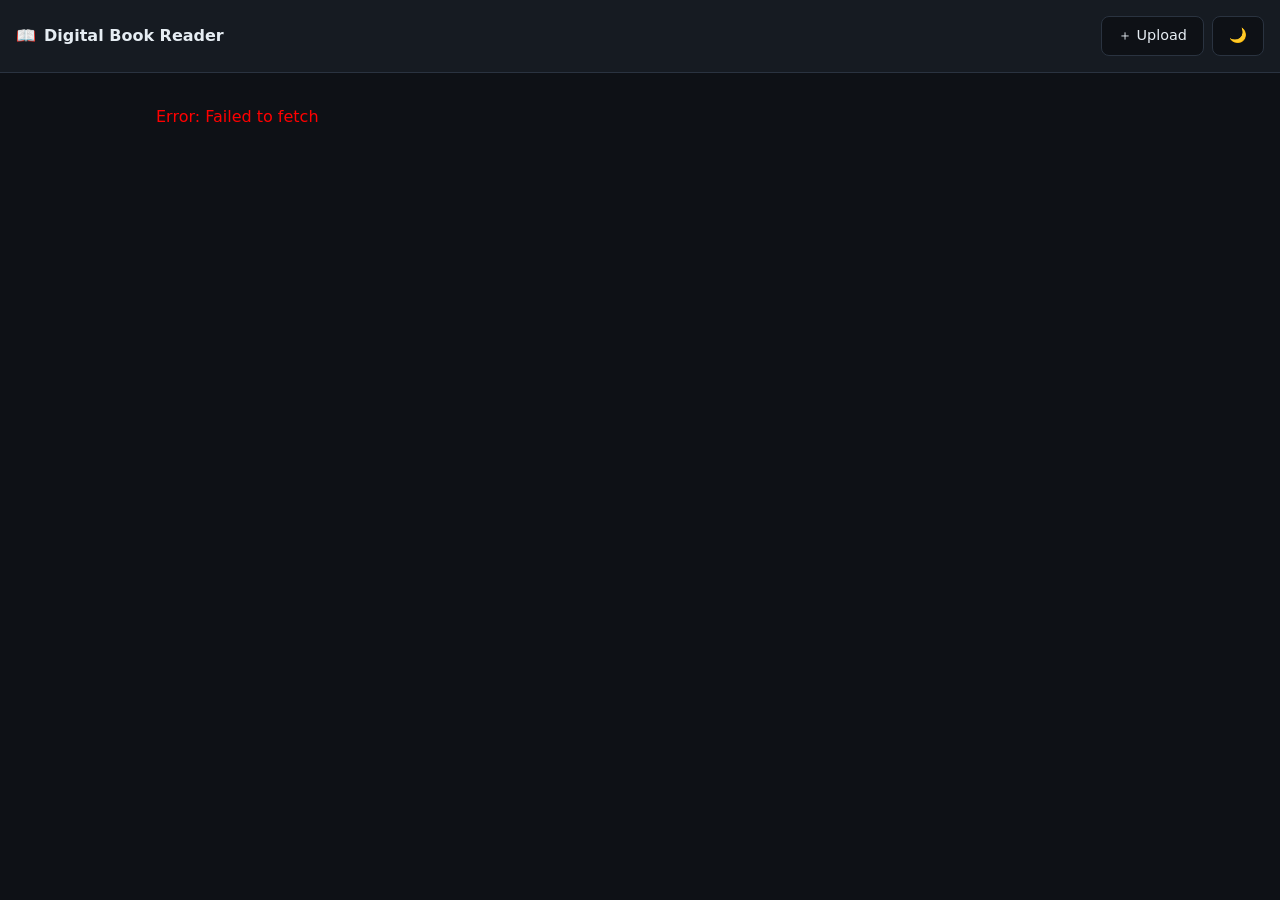
<file: index.html>
<!DOCTYPE html>
<html lang="en" data-theme="dark">
<head>
  <meta charset="utf-8">
  <meta name="viewport" content="width=device-width, initial-scale=1">
  <title>Digital Book Reader</title>
  <link rel="stylesheet" href="style.css">
</head>
<body>
  <header class="site-header">
    <div class="brand">
      <span class="brand-mark">📖</span>
      <span class="brand-text">Digital Book Reader</span>
    </div>
    <div class="header-actions">
      <a class="btn ghost" href="upload.html">＋ Upload</a>
      <button id="themeBtn" class="btn ghost">🌙</button>
    </div>
  </header>

  <main class="container">
    <div id="libraryStatus" class="status">लोड हो रहा है...</div>
    <section id="library" class="library"></section>
    <div id="emptyState" class="empty" style="display:none;">
      <h2>कोई किताब नहीं मिली</h2>
      <p>कृपया <a href="upload.html">Upload Panel</a> से किताब जोड़ें।</p>
    </div>
  </main>

  <div id="reader" class="reader" style="display:none;">
    <div class="reader-bar">
      <button id="closeReader" class="btn ghost">✕</button>
      <div class="reader-title"><strong id="readerTitle">—</strong></div>
      <div class="reader-tools">
        <button id="zoomBtn" class="btn ghost">⤢</button>
      </div>
    </div>
    <div id="pageStage" class="page-stage">
      <img id="pageImage" class="page-image" alt="">
      <button id="prevBtn" class="nav-btn prev">‹</button>
      <button id="nextBtn" class="nav-btn next">›</button>
    </div>
    <div class="reader-footer">
      <span id="pageCounter" class="counter">1 / 1</span>
      <input id="pageSlider" class="slider" type="range" min="1" max="1" value="1">
    </div>
  </div>

  <script src="app.js"></script>
</body>
</html>
</file>
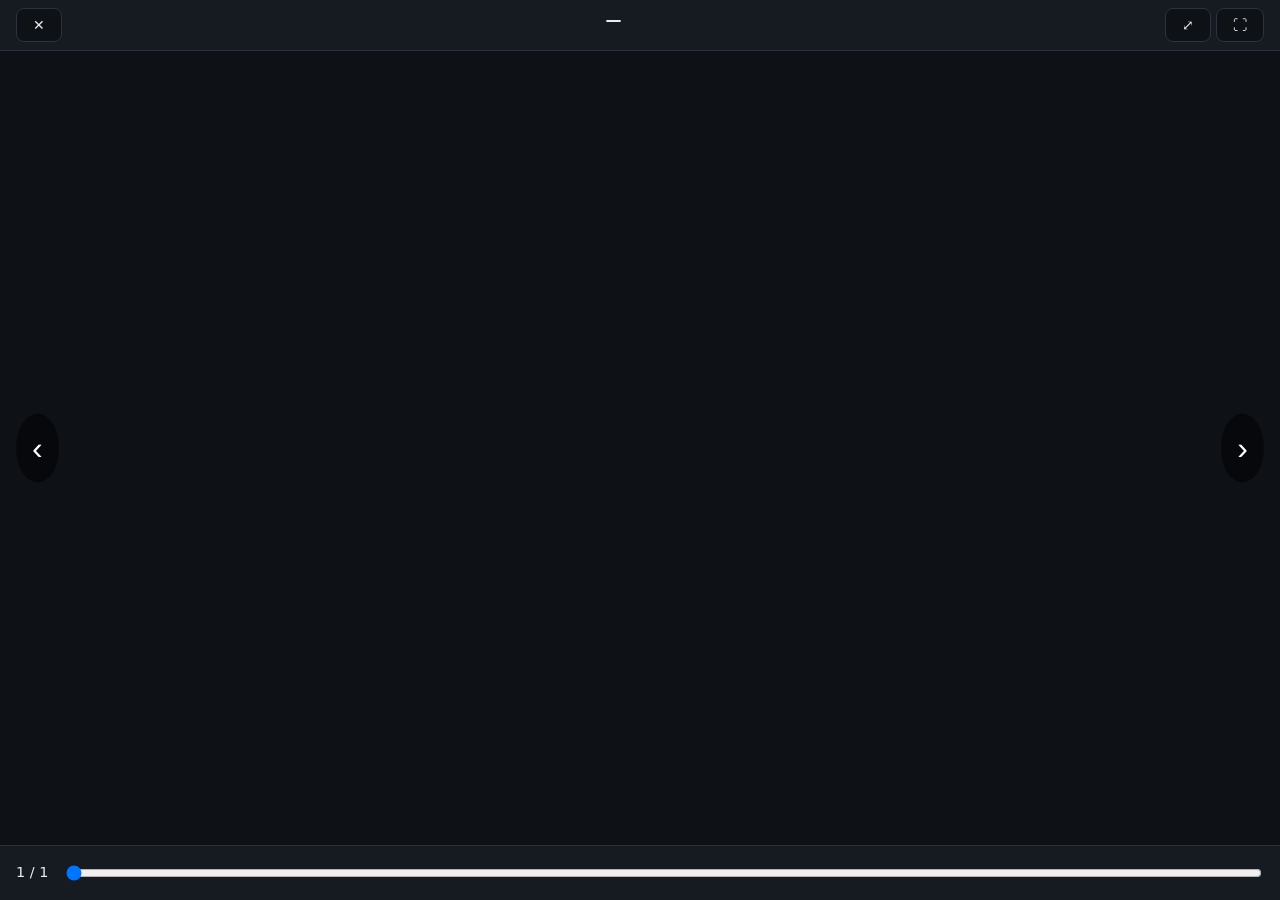
<file: Index.html>
<!DOCTYPE html>
<html lang="en" data-theme="dark">
<head>
  <meta charset="utf-8">
  <meta name="viewport" content="width=device-width, initial-scale=1, viewport-fit=cover">
  <title>Digital Book Reader</title>
  <meta name="description" content="Read digitised books page by page — fast, offline-friendly, mobile ready.">
  <meta name="theme-color" content="#0e1116">
  <link rel="stylesheet" href="style.css">
</head>
<body>
  <header class="site-header">
    <div class="brand">
      <span class="brand-mark" aria-hidden="true">📖</span>
      <span class="brand-text">Digital Book Reader</span>
    </div>

    <div class="header-actions">
      <label class="search">
        <span class="sr-only">Search books</span>
        <input id="searchInput" type="search" placeholder="Search title or author…" autocomplete="off">
      </label>
      <button id="refreshBtn" class="btn ghost" title="Refresh library" aria-label="Refresh library">↻</button>
      <button id="themeBtn" class="btn ghost" title="Toggle theme" aria-label="Toggle theme">🌙</button>
      <a class="btn ghost" href="upload.html" title="Admin upload panel" aria-label="Admin upload panel">＋</a>
    </div>
  </header>

  <main class="container">
    <div id="libraryStatus" class="status" role="status"></div>
    <section id="library" class="library" aria-label="Book library"></section>

    <div id="emptyState" class="empty" hidden>
      <h2>No books yet</h2>
      <p>Open the <a href="upload.html">Admin Upload Panel</a> to add your first book.</p>
    </div>

    <noscript>
      <p class="status error">This reader needs JavaScript enabled.</p>
    </noscript>
  </main>

  <!-- ================= READER ================= -->
  <div id="reader" class="reader" hidden role="dialog" aria-modal="true" aria-label="Book reader">
    <div class="reader-bar">
      <button id="closeReader" class="btn ghost" title="Close (Esc)" aria-label="Close reader">✕</button>

      <div class="reader-title">
        <strong id="readerTitle">—</strong>
        <span id="readerAuthor"></span>
      </div>

      <div class="reader-tools">
        <button id="zoomBtn" class="btn ghost" title="Zoom" aria-label="Zoom">⤢</button>
        <button id="fullscreenBtn" class="btn ghost" title="Fullscreen (F)" aria-label="Fullscreen">⛶</button>
      </div>
    </div>

    <div id="pageStage" class="page-stage">
      <img id="pageImage" class="page-image" alt="">
      <div id="pageLoading" class="page-loading"><span class="spinner"></span></div>
      <div id="pageError" class="page-error" hidden>
        Page load नहीं हुआ. Connection check करके दोबारा try करें.
      </div>
      <button id="prevBtn" class="nav-btn prev" aria-label="Previous page">‹</button>
      <button id="nextBtn" class="nav-btn next" aria-label="Next page">›</button>
    </div>

    <div class="reader-footer">
      <span id="pageCounter" class="counter">1 / 1</span>
      <input id="pageSlider" class="slider" type="range" min="1" max="1" value="1" aria-label="Jump to page">
    </div>
  </div>

  <script src="app.js"></script>
</body>
</html>
</file>
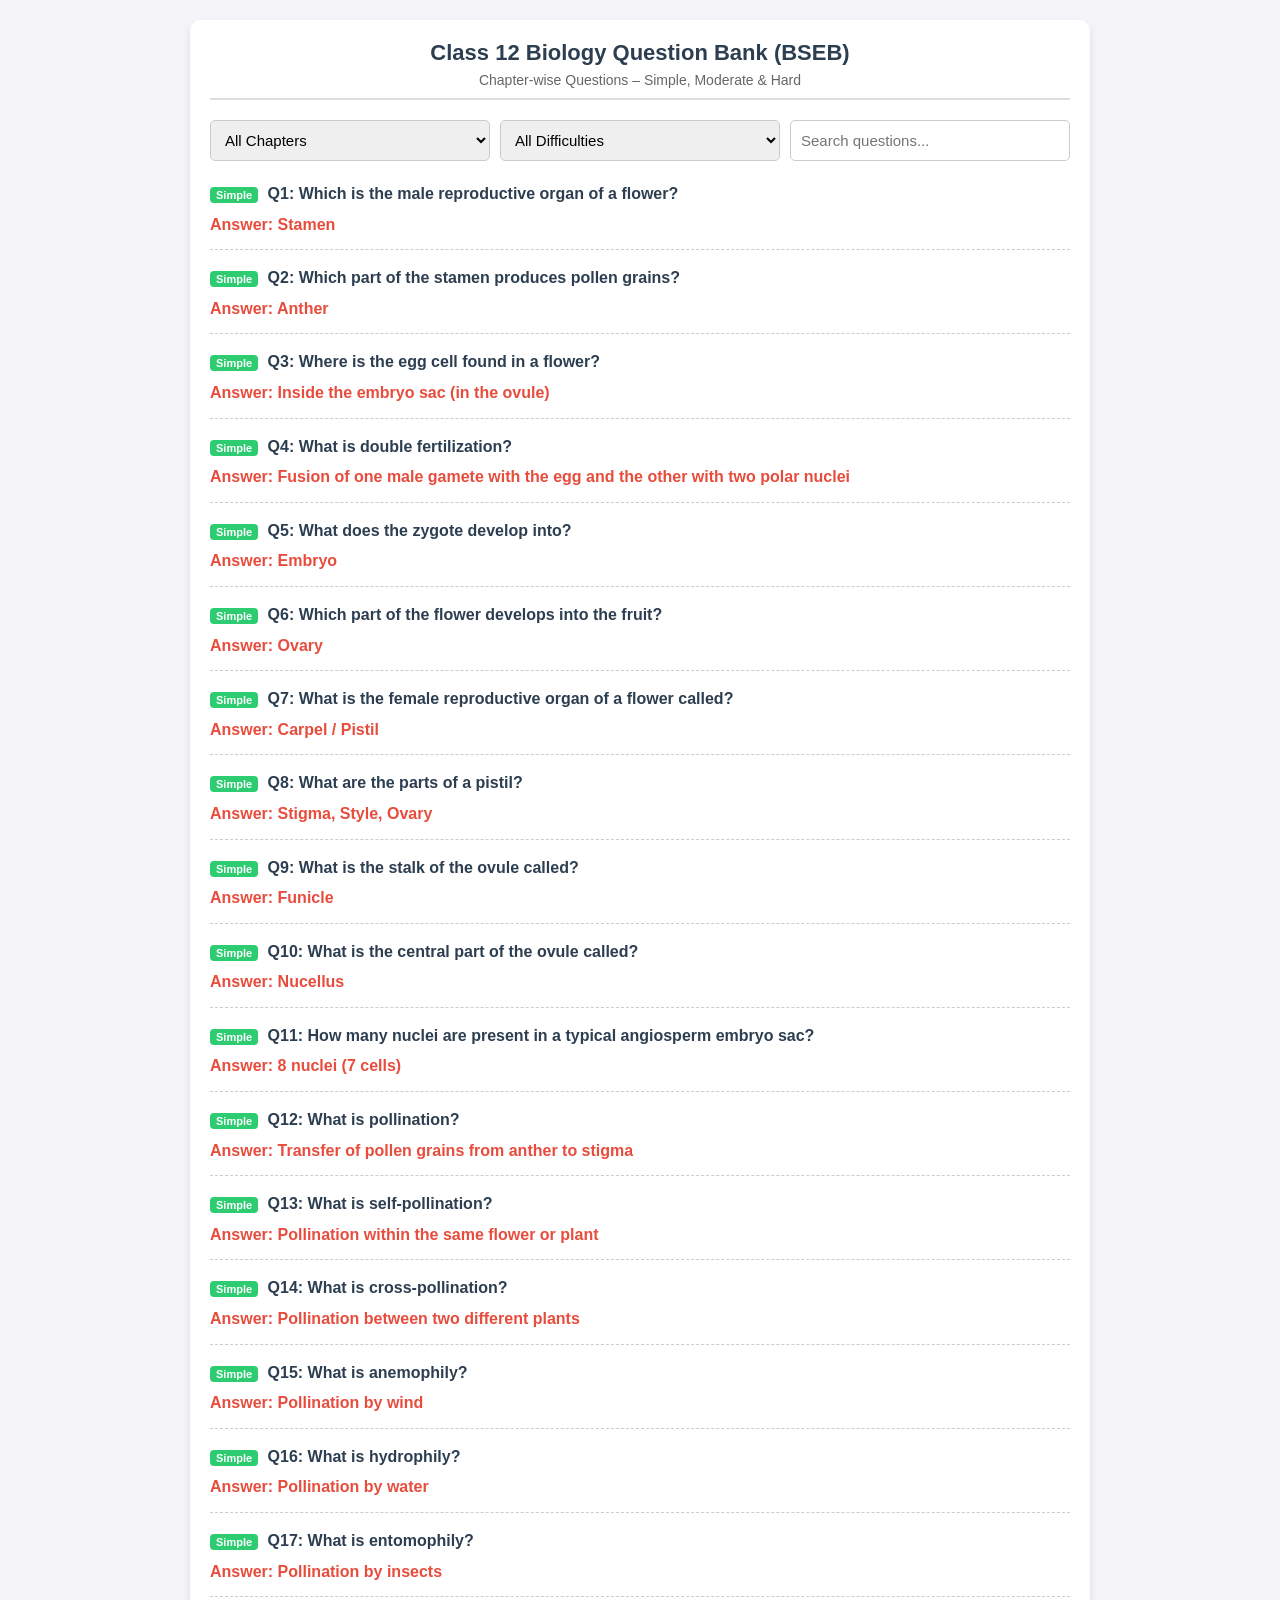
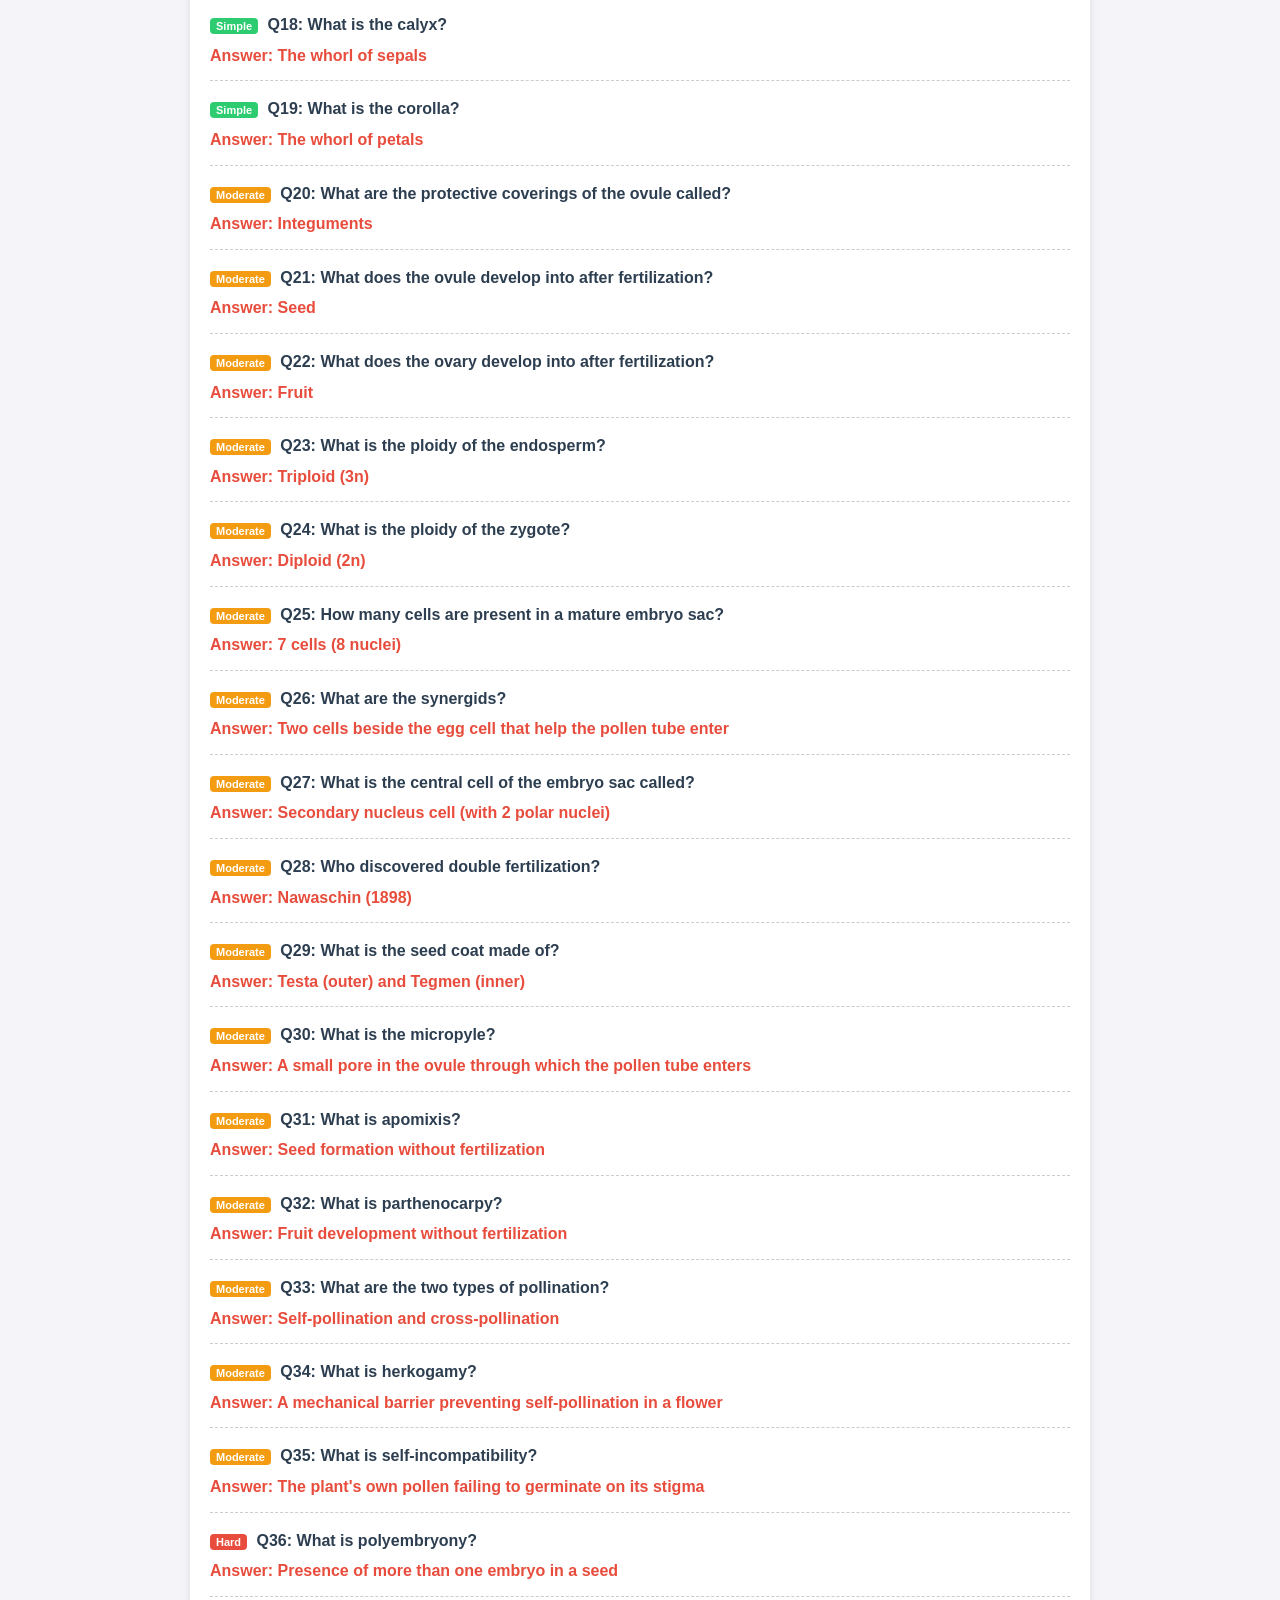
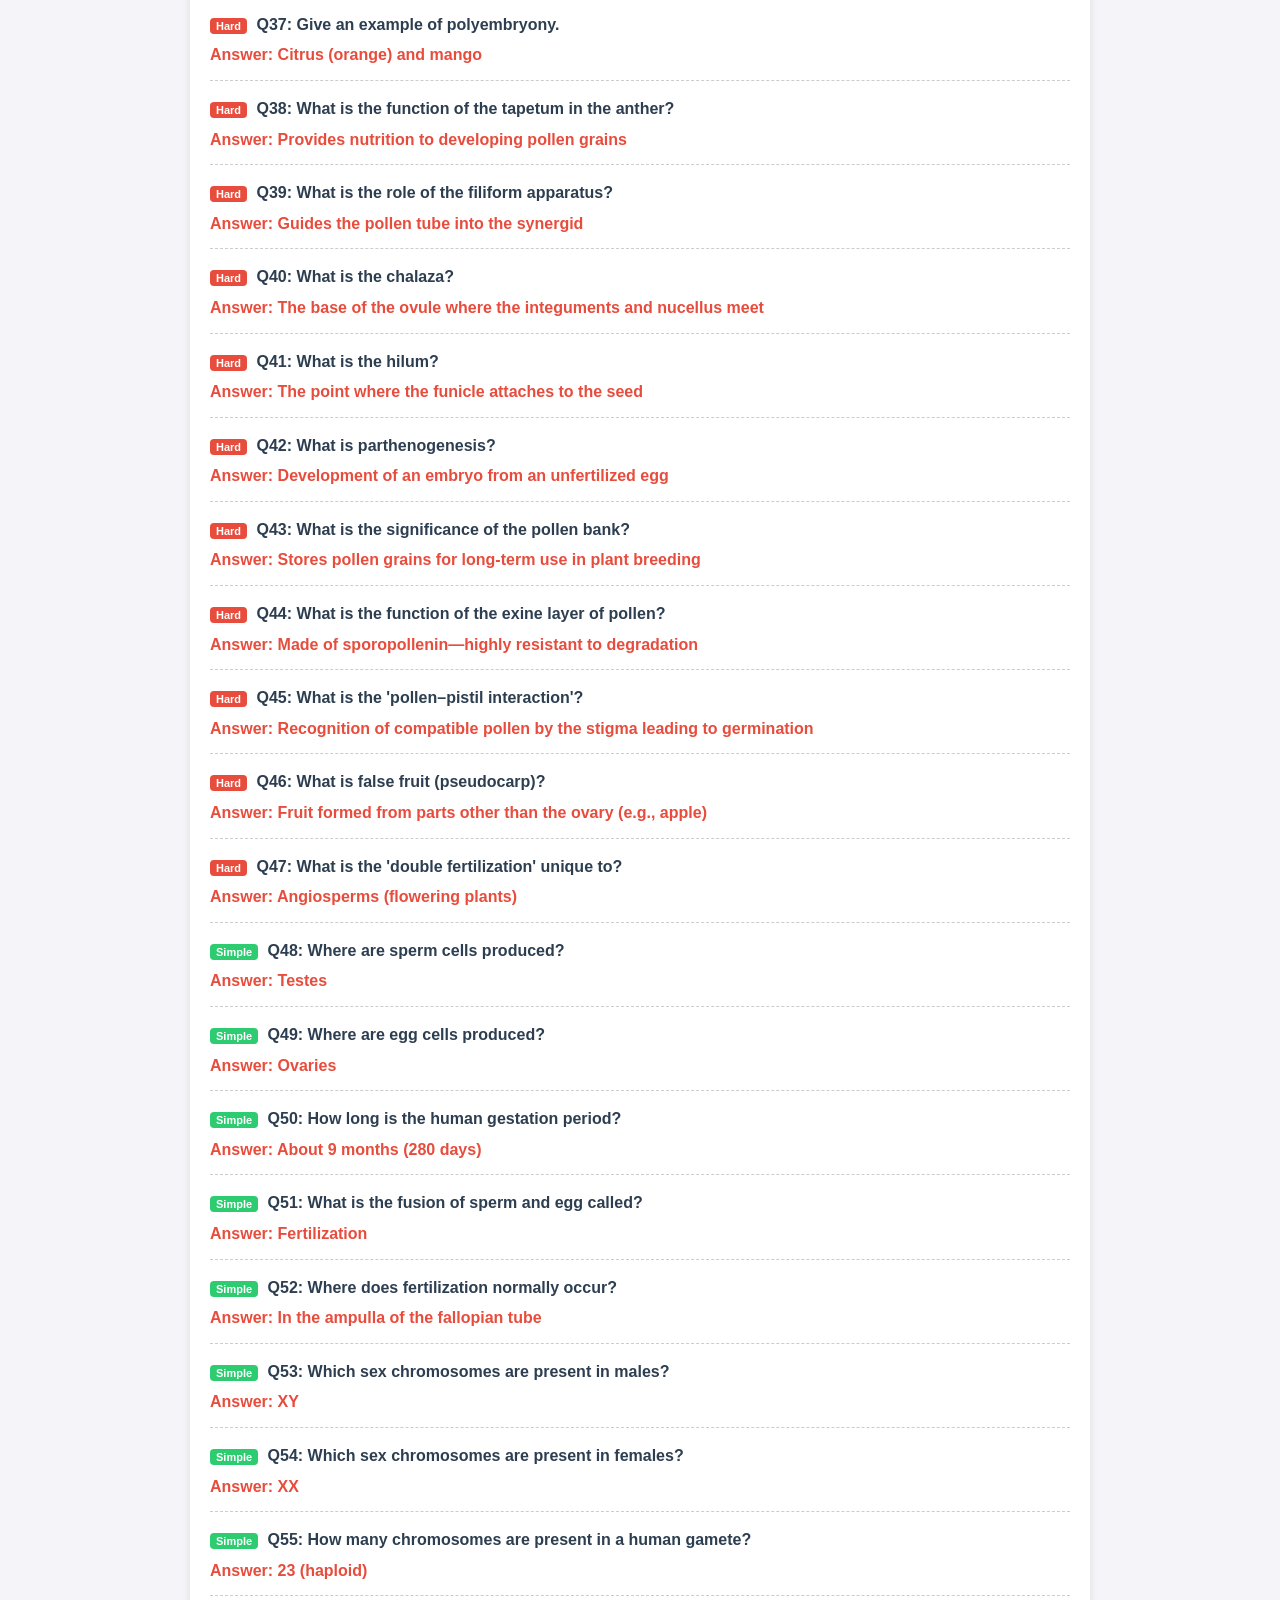
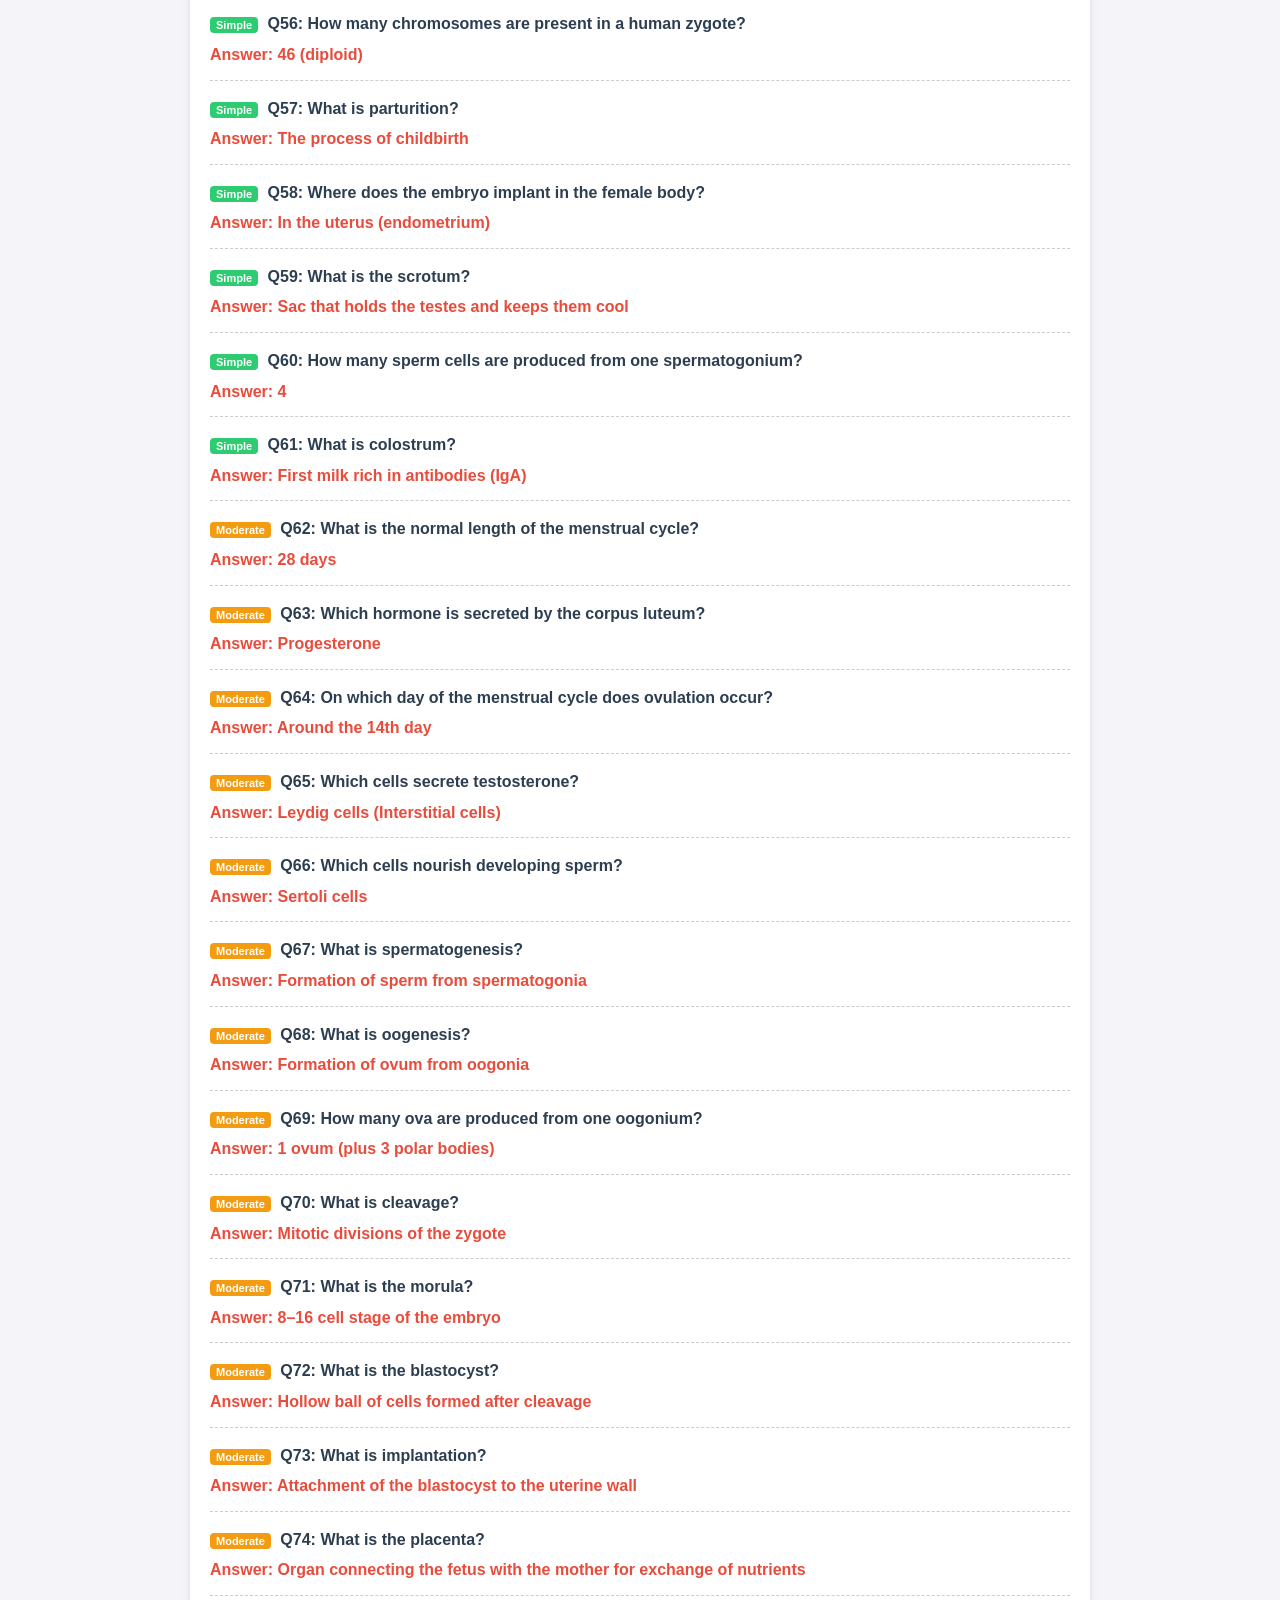
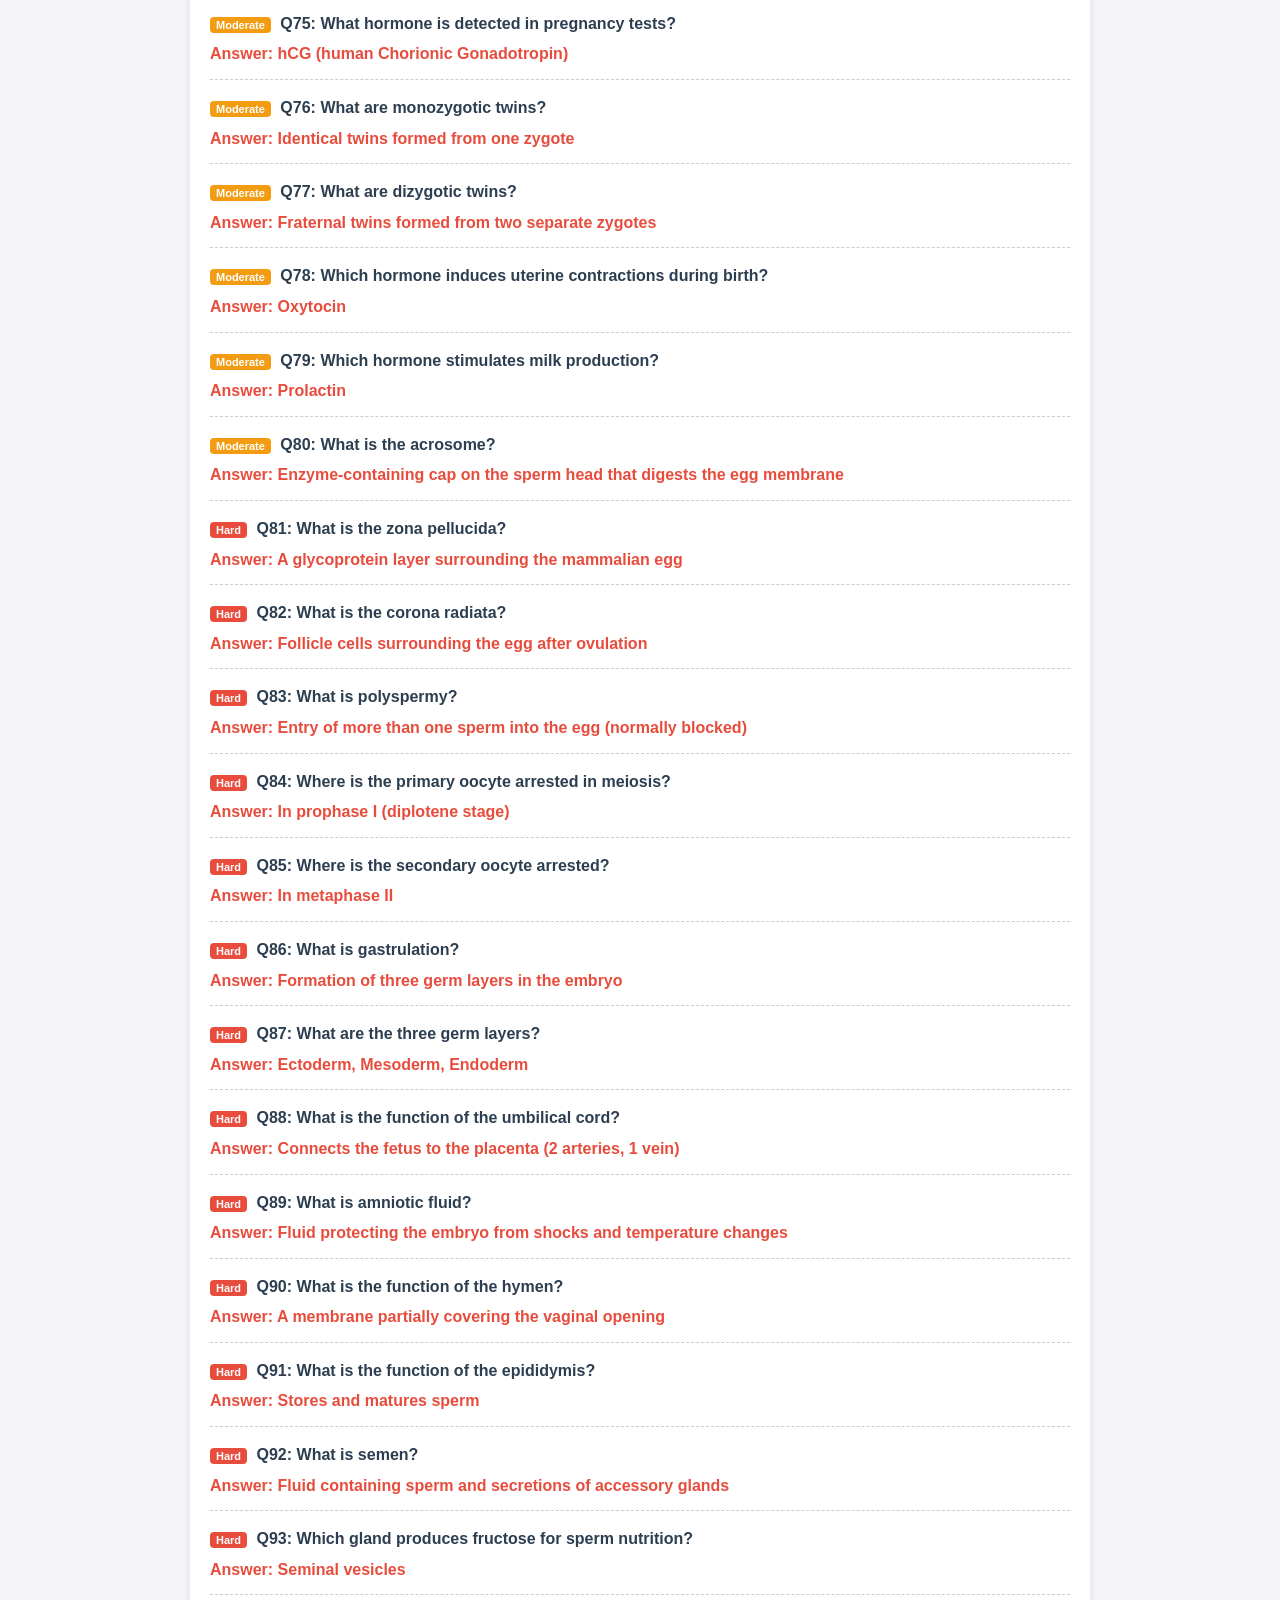
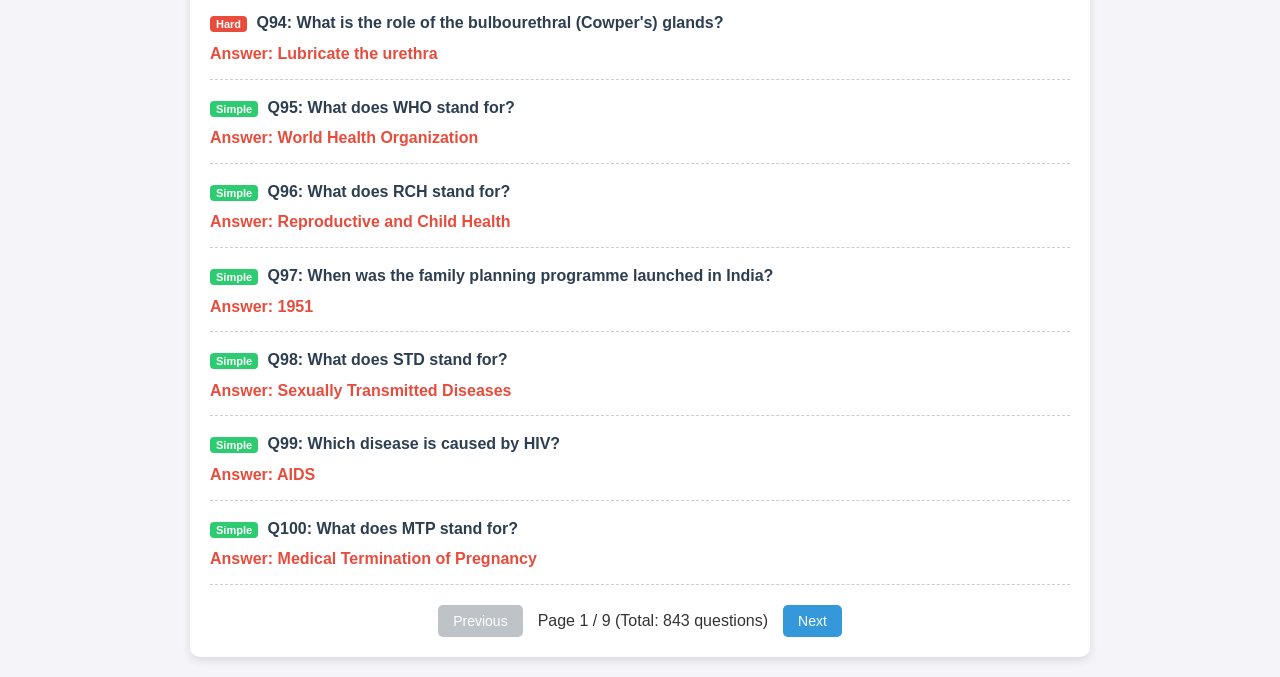
<file: 800+.html>
<!DOCTYPE html>
<html lang="en">
<head>
    <meta charset="UTF-8">
    <meta name="viewport" content="width=device-width, initial-scale=1.0">
    <title>BSEB Class 12 Biology Question Bank</title>
    <style>
        * { box-sizing: border-box; margin: 0; padding: 0; font-family: 'Segoe UI', Tahoma, Geneva, Verdana, sans-serif; }
        body { background-color: #f4f4f9; color: #333; padding: 20px; }
        .container { max-width: 900px; margin: 0 auto; background: #fff; padding: 20px; border-radius: 10px; box-shadow: 0 4px 8px rgba(0,0,0,0.1); }
        .header { text-align: center; margin-bottom: 20px; border-bottom: 2px solid #ddd; padding-bottom: 10px; }
        .header h1 { color: #2c3e50; font-size: 22px; }
        .header p { color: #666; margin-top: 6px; font-size: 14px; }
        .controls { display: flex; flex-wrap: wrap; gap: 10px; margin-bottom: 20px; }
        select, input { padding: 10px; border-radius: 5px; border: 1px solid #ccc; font-size: 15px; flex: 1; min-width: 200px; outline: none; }
        select:focus, input:focus { border-color: #3498db; }
        .question-list { display: flex; flex-direction: column; gap: 15px; margin-bottom: 20px; }
        .question-item { border-bottom: 1px dashed #ccc; padding-bottom: 12px; line-height: 1.6; font-size: 16px; }
        .q-text { font-weight: 600; color: #2c3e50; }
        .a-text { color: #e74c3c; font-weight: 600; }
        .badge { font-size: 11px; padding: 2px 6px; border-radius: 4px; color: #fff; margin-right: 5px; font-weight: bold; }
        .Simple { background-color: #2ecc71; }
        .Moderate { background-color: #f39c12; }
        .Hard { background-color: #e74c3c; }
        .pagination { display: flex; justify-content: center; align-items: center; gap: 15px; margin-top: 20px; }
        .page-btn { padding: 8px 15px; background-color: #3498db; color: white; border: none; border-radius: 5px; cursor: pointer; font-size: 14px; }
        .page-btn:disabled { background-color: #bdc3c7; cursor: not-allowed; }
        ::-webkit-scrollbar { width: 8px; }
        ::-webkit-scrollbar-thumb { background: #888; border-radius: 4px; }
    </style>
</head>
<body>

    <div class="container">
        <div class="header">
            <h1>Class 12 Biology Question Bank (BSEB)</h1>
            <p>Chapter-wise Questions – Simple, Moderate &amp; Hard</p>
        </div>

        <div class="controls">
            <select id="chapterFilter">
                <option value="all">All Chapters</option>
                <option value="1">1. Sexual Reproduction in Flowering Plants</option>
                <option value="2">2. Human Reproduction</option>
                <option value="3">3. Reproductive Health</option>
                <option value="4">4. Principles of Inheritance and Variation</option>
                <option value="5">5. Molecular Basis of Inheritance</option>
                <option value="6">6. Evolution</option>
                <option value="7">7. Human Health and Disease</option>
                <option value="8">8. Microbes in Human Welfare</option>
                <option value="9">9. Biotechnology: Principles and Processes</option>
                <option value="10">10. Biotechnology and its Applications</option>
                <option value="11">11. Organisms and Populations</option>
                <option value="12">12. Ecosystem</option>
                <option value="13">13. Biodiversity and Conservation</option>
            </select>

            <select id="difficultyFilter">
                <option value="all">All Difficulties</option>
                <option value="Simple">Simple</option>
                <option value="Moderate">Moderate</option>
                <option value="Hard">Hard</option>
            </select>

            <input type="text" id="searchInput" placeholder="Search questions...">
        </div>

        <div class="question-list" id="questionContainer"></div>

        <div class="pagination">
            <button class="page-btn" id="prevBtn" onclick="changePage(-1)">Previous</button>
            <span id="pageInfo">Page 1 / 1</span>
            <button class="page-btn" id="nextBtn" onclick="changePage(1)">Next</button>
        </div>
    </div>

    <script>
        const biologyData = [
  // CHAPTER 1: Sexual Reproduction in Flowering Plants
  { ch: "1", diff: "Simple", q: "Which is the male reproductive organ of a flower?", a: "Stamen" },
  { ch: "1", diff: "Simple", q: "Which part of the stamen produces pollen grains?", a: "Anther" },
  { ch: "1", diff: "Simple", q: "Where is the egg cell found in a flower?", a: "Inside the embryo sac (in the ovule)" },
  { ch: "1", diff: "Simple", q: "What is double fertilization?", a: "Fusion of one male gamete with the egg and the other with two polar nuclei" },
  { ch: "1", diff: "Simple", q: "What does the zygote develop into?", a: "Embryo" },
  { ch: "1", diff: "Simple", q: "Which part of the flower develops into the fruit?", a: "Ovary" },
  { ch: "1", diff: "Simple", q: "What is the female reproductive organ of a flower called?", a: "Carpel / Pistil" },
  { ch: "1", diff: "Simple", q: "What are the parts of a pistil?", a: "Stigma, Style, Ovary" },
  { ch: "1", diff: "Simple", q: "What is the stalk of the ovule called?", a: "Funicle" },
  { ch: "1", diff: "Simple", q: "What is the central part of the ovule called?", a: "Nucellus" },
  { ch: "1", diff: "Simple", q: "How many nuclei are present in a typical angiosperm embryo sac?", a: "8 nuclei (7 cells)" },
  { ch: "1", diff: "Simple", q: "What is pollination?", a: "Transfer of pollen grains from anther to stigma" },
  { ch: "1", diff: "Simple", q: "What is self-pollination?", a: "Pollination within the same flower or plant" },
  { ch: "1", diff: "Simple", q: "What is cross-pollination?", a: "Pollination between two different plants" },
  { ch: "1", diff: "Simple", q: "What is anemophily?", a: "Pollination by wind" },
  { ch: "1", diff: "Simple", q: "What is hydrophily?", a: "Pollination by water" },
  { ch: "1", diff: "Simple", q: "What is entomophily?", a: "Pollination by insects" },
  { ch: "1", diff: "Simple", q: "What is the calyx?", a: "The whorl of sepals" },
  { ch: "1", diff: "Simple", q: "What is the corolla?", a: "The whorl of petals" },
  { ch: "1", diff: "Moderate", q: "What are the protective coverings of the ovule called?", a: "Integuments" },
  { ch: "1", diff: "Moderate", q: "What does the ovule develop into after fertilization?", a: "Seed" },
  { ch: "1", diff: "Moderate", q: "What does the ovary develop into after fertilization?", a: "Fruit" },
  { ch: "1", diff: "Moderate", q: "What is the ploidy of the endosperm?", a: "Triploid (3n)" },
  { ch: "1", diff: "Moderate", q: "What is the ploidy of the zygote?", a: "Diploid (2n)" },
  { ch: "1", diff: "Moderate", q: "How many cells are present in a mature embryo sac?", a: "7 cells (8 nuclei)" },
  { ch: "1", diff: "Moderate", q: "What are the synergids?", a: "Two cells beside the egg cell that help the pollen tube enter" },
  { ch: "1", diff: "Moderate", q: "What is the central cell of the embryo sac called?", a: "Secondary nucleus cell (with 2 polar nuclei)" },
  { ch: "1", diff: "Moderate", q: "Who discovered double fertilization?", a: "Nawaschin (1898)" },
  { ch: "1", diff: "Moderate", q: "What is the seed coat made of?", a: "Testa (outer) and Tegmen (inner)" },
  { ch: "1", diff: "Moderate", q: "What is the micropyle?", a: "A small pore in the ovule through which the pollen tube enters" },
  { ch: "1", diff: "Moderate", q: "What is apomixis?", a: "Seed formation without fertilization" },
  { ch: "1", diff: "Moderate", q: "What is parthenocarpy?", a: "Fruit development without fertilization" },
  { ch: "1", diff: "Moderate", q: "What are the two types of pollination?", a: "Self-pollination and cross-pollination" },
  { ch: "1", diff: "Moderate", q: "What is herkogamy?", a: "A mechanical barrier preventing self-pollination in a flower" },
  { ch: "1", diff: "Moderate", q: "What is self-incompatibility?", a: "The plant's own pollen failing to germinate on its stigma" },
  { ch: "1", diff: "Hard", q: "What is polyembryony?", a: "Presence of more than one embryo in a seed" },
  { ch: "1", diff: "Hard", q: "Give an example of polyembryony.", a: "Citrus (orange) and mango" },
  { ch: "1", diff: "Hard", q: "What is the function of the tapetum in the anther?", a: "Provides nutrition to developing pollen grains" },
  { ch: "1", diff: "Hard", q: "What is the role of the filiform apparatus?", a: "Guides the pollen tube into the synergid" },
  { ch: "1", diff: "Hard", q: "What is the chalaza?", a: "The base of the ovule where the integuments and nucellus meet" },
  { ch: "1", diff: "Hard", q: "What is the hilum?", a: "The point where the funicle attaches to the seed" },
  { ch: "1", diff: "Hard", q: "What is parthenogenesis?", a: "Development of an embryo from an unfertilized egg" },
  { ch: "1", diff: "Hard", q: "What is the significance of the pollen bank?", a: "Stores pollen grains for long-term use in plant breeding" },
  { ch: "1", diff: "Hard", q: "What is the function of the exine layer of pollen?", a: "Made of sporopollenin—highly resistant to degradation" },
  { ch: "1", diff: "Hard", q: "What is the 'pollen–pistil interaction'?", a: "Recognition of compatible pollen by the stigma leading to germination" },
  { ch: "1", diff: "Hard", q: "What is false fruit (pseudocarp)?", a: "Fruit formed from parts other than the ovary (e.g., apple)" },
  { ch: "1", diff: "Hard", q: "What is the 'double fertilization' unique to?", a: "Angiosperms (flowering plants)" },

  // CHAPTER 2: Human Reproduction
  { ch: "2", diff: "Simple", q: "Where are sperm cells produced?", a: "Testes" },
  { ch: "2", diff: "Simple", q: "Where are egg cells produced?", a: "Ovaries" },
  { ch: "2", diff: "Simple", q: "How long is the human gestation period?", a: "About 9 months (280 days)" },
  { ch: "2", diff: "Simple", q: "What is the fusion of sperm and egg called?", a: "Fertilization" },
  { ch: "2", diff: "Simple", q: "Where does fertilization normally occur?", a: "In the ampulla of the fallopian tube" },
  { ch: "2", diff: "Simple", q: "Which sex chromosomes are present in males?", a: "XY" },
  { ch: "2", diff: "Simple", q: "Which sex chromosomes are present in females?", a: "XX" },
  { ch: "2", diff: "Simple", q: "How many chromosomes are present in a human gamete?", a: "23 (haploid)" },
  { ch: "2", diff: "Simple", q: "How many chromosomes are present in a human zygote?", a: "46 (diploid)" },
  { ch: "2", diff: "Simple", q: "What is parturition?", a: "The process of childbirth" },
  { ch: "2", diff: "Simple", q: "Where does the embryo implant in the female body?", a: "In the uterus (endometrium)" },
  { ch: "2", diff: "Simple", q: "What is the scrotum?", a: "Sac that holds the testes and keeps them cool" },
  { ch: "2", diff: "Simple", q: "How many sperm cells are produced from one spermatogonium?", a: "4" },
  { ch: "2", diff: "Simple", q: "What is colostrum?", a: "First milk rich in antibodies (IgA)" },
  { ch: "2", diff: "Moderate", q: "What is the normal length of the menstrual cycle?", a: "28 days" },
  { ch: "2", diff: "Moderate", q: "Which hormone is secreted by the corpus luteum?", a: "Progesterone" },
  { ch: "2", diff: "Moderate", q: "On which day of the menstrual cycle does ovulation occur?", a: "Around the 14th day" },
  { ch: "2", diff: "Moderate", q: "Which cells secrete testosterone?", a: "Leydig cells (Interstitial cells)" },
  { ch: "2", diff: "Moderate", q: "Which cells nourish developing sperm?", a: "Sertoli cells" },
  { ch: "2", diff: "Moderate", q: "What is spermatogenesis?", a: "Formation of sperm from spermatogonia" },
  { ch: "2", diff: "Moderate", q: "What is oogenesis?", a: "Formation of ovum from oogonia" },
  { ch: "2", diff: "Moderate", q: "How many ova are produced from one oogonium?", a: "1 ovum (plus 3 polar bodies)" },
  { ch: "2", diff: "Moderate", q: "What is cleavage?", a: "Mitotic divisions of the zygote" },
  { ch: "2", diff: "Moderate", q: "What is the morula?", a: "8–16 cell stage of the embryo" },
  { ch: "2", diff: "Moderate", q: "What is the blastocyst?", a: "Hollow ball of cells formed after cleavage" },
  { ch: "2", diff: "Moderate", q: "What is implantation?", a: "Attachment of the blastocyst to the uterine wall" },
  { ch: "2", diff: "Moderate", q: "What is the placenta?", a: "Organ connecting the fetus with the mother for exchange of nutrients" },
  { ch: "2", diff: "Moderate", q: "What hormone is detected in pregnancy tests?", a: "hCG (human Chorionic Gonadotropin)" },
  { ch: "2", diff: "Moderate", q: "What are monozygotic twins?", a: "Identical twins formed from one zygote" },
  { ch: "2", diff: "Moderate", q: "What are dizygotic twins?", a: "Fraternal twins formed from two separate zygotes" },
  { ch: "2", diff: "Moderate", q: "Which hormone induces uterine contractions during birth?", a: "Oxytocin" },
  { ch: "2", diff: "Moderate", q: "Which hormone stimulates milk production?", a: "Prolactin" },
  { ch: "2", diff: "Moderate", q: "What is the acrosome?", a: "Enzyme-containing cap on the sperm head that digests the egg membrane" },
  { ch: "2", diff: "Hard", q: "What is the zona pellucida?", a: "A glycoprotein layer surrounding the mammalian egg" },
  { ch: "2", diff: "Hard", q: "What is the corona radiata?", a: "Follicle cells surrounding the egg after ovulation" },
  { ch: "2", diff: "Hard", q: "What is polyspermy?", a: "Entry of more than one sperm into the egg (normally blocked)" },
  { ch: "2", diff: "Hard", q: "Where is the primary oocyte arrested in meiosis?", a: "In prophase I (diplotene stage)" },
  { ch: "2", diff: "Hard", q: "Where is the secondary oocyte arrested?", a: "In metaphase II" },
  { ch: "2", diff: "Hard", q: "What is gastrulation?", a: "Formation of three germ layers in the embryo" },
  { ch: "2", diff: "Hard", q: "What are the three germ layers?", a: "Ectoderm, Mesoderm, Endoderm" },
  { ch: "2", diff: "Hard", q: "What is the function of the umbilical cord?", a: "Connects the fetus to the placenta (2 arteries, 1 vein)" },
  { ch: "2", diff: "Hard", q: "What is amniotic fluid?", a: "Fluid protecting the embryo from shocks and temperature changes" },
  { ch: "2", diff: "Hard", q: "What is the function of the hymen?", a: "A membrane partially covering the vaginal opening" },
  { ch: "2", diff: "Hard", q: "What is the function of the epididymis?", a: "Stores and matures sperm" },
  { ch: "2", diff: "Hard", q: "What is semen?", a: "Fluid containing sperm and secretions of accessory glands" },
  { ch: "2", diff: "Hard", q: "Which gland produces fructose for sperm nutrition?", a: "Seminal vesicles" },
  { ch: "2", diff: "Hard", q: "What is the role of the bulbourethral (Cowper's) glands?", a: "Lubricate the urethra" },

  // CHAPTER 3: Reproductive Health
  { ch: "3", diff: "Simple", q: "What does WHO stand for?", a: "World Health Organization" },
  { ch: "3", diff: "Simple", q: "What does RCH stand for?", a: "Reproductive and Child Health" },
  { ch: "3", diff: "Simple", q: "When was the family planning programme launched in India?", a: "1951" },
  { ch: "3", diff: "Simple", q: "What does STD stand for?", a: "Sexually Transmitted Diseases" },
  { ch: "3", diff: "Simple", q: "Which disease is caused by HIV?", a: "AIDS" },
  { ch: "3", diff: "Simple", q: "What does MTP stand for?", a: "Medical Termination of Pregnancy" },
  { ch: "3", diff: "Simple", q: "What does IVF stand for?", a: "In Vitro Fertilization" },
  { ch: "3", diff: "Simple", q: "What does ART stand for?", a: "Assisted Reproductive Technology" },
  { ch: "3", diff: "Simple", q: "What is a vasectomy?", a: "Male sterilization by cutting the vas deferens" },
  { ch: "3", diff: "Simple", q: "What is a tubectomy?", a: "Female sterilization by cutting the fallopian tube" },
  { ch: "3", diff: "Simple", q: "What does IUD stand for?", a: "Intra Uterine Device" },
  { ch: "3", diff: "Simple", q: "What is a condom?", a: "A barrier method of contraception" },
  { ch: "3", diff: "Simple", q: "What is the full form of AIDS?", a: "Acquired Immuno Deficiency Syndrome" },
  { ch: "3", diff: "Moderate", q: "How do oral contraceptive pills work?", a: "They prevent ovulation by inhibiting FSH and LH" },
  { ch: "3", diff: "Moderate", q: "What is the lactational amenorrhea method (LAM)?", a: "Breastfeeding delays return of fertility after childbirth" },
  { ch: "3", diff: "Moderate", q: "What is the emergency contraceptive pill?", a: "A pill taken within 72 hours of unprotected sex" },
  { ch: "3", diff: "Moderate", q: "What is the function of an IUD like CuT?", a: "Prevents implantation; releases copper ions" },
  { ch: "3", diff: "Moderate", q: "What is amniocentesis?", a: "Prenatal testing for genetic disorders using amniotic fluid" },
  { ch: "3", diff: "Moderate", q: "What is ZIFT?", a: "Zygote Intra Fallopian Transfer" },
  { ch: "3", diff: "Moderate", q: "What is GIFT?", a: "Gamete Intra Fallopian Transfer" },
  { ch: "3", diff: "Moderate", q: "What is IUT?", a: "Intra Uterine Transfer" },
  { ch: "3", diff: "Moderate", q: "What is ICSI?", a: "Intra Cytoplasmic Sperm Injection" },
  { ch: "3", diff: "Moderate", q: "What is IUI?", a: "Intra Uterine Insemination" },
  { ch: "3", diff: "Moderate", q: "What is the first trimester of pregnancy?", a: "First 3 months" },
  { ch: "3", diff: "Moderate", q: "Which vaccine is given to prevent cervical cancer?", a: "HPV vaccine" },
  { ch: "3", diff: "Moderate", q: "What is a contraceptive vaccine?", a: "A vaccine that induces antibodies against sperm or egg proteins" },
  { ch: "3", diff: "Moderate", q: "What is Depo-Provera?", a: "An injectable contraceptive containing progesterone" },
  { ch: "3", diff: "Moderate", q: "What are combined pills?", a: "Oral pills containing both estrogen and progesterone" },
  { ch: "3", diff: "Moderate", q: "What is coitus interruptus?", a: "Withdrawal method of contraception" },
  { ch: "3", diff: "Moderate", q: "What is the rhythm method?", a: "Avoiding sex during the fertile period of the cycle" },
  { ch: "3", diff: "Moderate", q: "What is the function of Rh antibodies in pregnancy?", a: "Can cause erythroblastosis fetalis in Rh+ fetus of Rh− mother" },
  { ch: "3", diff: "Hard", q: "What is the legal limit for MTP in India (general case)?", a: "Up to 20 weeks of pregnancy" },
  { ch: "3", diff: "Hard", q: "What is the PCPNDT Act?", a: "Pre-Conception and Pre-Natal Diagnostic Techniques Act (1994)" },
  { ch: "3", diff: "Hard", q: "What is the reproductive health of a society?", a: "Physical, mental and social well-being related to reproduction" },
  { ch: "3", diff: "Hard", q: "What is the 'population explosion'?", a: "Rapid increase in population causing resource strain" },
  { ch: "3", diff: "Hard", q: "What is MTP's full form and purpose?", a: "Medical Termination of Pregnancy – safe abortion" },
  { ch: "3", diff: "Hard", q: "Which bacteria causes syphilis?", a: "Treponema pallidum" },
  { ch: "3", diff: "Hard", q: "Which bacteria causes gonorrhea?", a: "Neisseria gonorrhoeae" },
  { ch: "3", diff: "Hard", q: "What is the full form of HPV?", a: "Human Papilloma Virus" },
  { ch: "3", diff: "Hard", q: "What is the main function of 'Saheli'?", a: "A non-steroidal oral contraceptive pill developed in India" },
  { ch: "3", diff: "Hard", q: "What is the function of lactational amenorrhea?", a: "Prevents pregnancy due to high prolactin during breastfeeding" },
  { ch: "3", diff: "Hard", q: "What is 'Population Education'?", a: "Educating people about family planning and small families" },
  { ch: "3", diff: "Hard", q: "What is a 'test tube baby'?", a: "A baby formed by IVF and transferred to the uterus" },
  { ch: "3", diff: "Hard", q: "Who was the first test tube baby?", a: "Louise Brown (1978)" },

  // CHAPTER 4: Principles of Inheritance and Variation
  { ch: "4", diff: "Simple", q: "Who is called the Father of Genetics?", a: "Gregor Johann Mendel" },
  { ch: "4", diff: "Simple", q: "Which plant did Mendel use for his experiments?", a: "Garden pea (Pisum sativum)" },
  { ch: "4", diff: "Simple", q: "What is heredity?", a: "Transmission of traits from parents to offspring" },
  { ch: "4", diff: "Simple", q: "What is variation?", a: "Differences among individuals of the same species" },
  { ch: "4", diff: "Simple", q: "What is a gene?", a: "A segment of DNA that codes for a protein/trait" },
  { ch: "4", diff: "Simple", q: "What is an allele?", a: "Alternative forms of the same gene" },
  { ch: "4", diff: "Simple", q: "What is a dominant trait?", a: "The trait expressed in the F1 hybrid" },
  { ch: "4", diff: "Simple", q: "What is a recessive trait?", a: "The trait hidden in the F1 hybrid" },
  { ch: "4", diff: "Simple", q: "What is phenotype?", a: "The observable characteristics of an organism" },
  { ch: "4", diff: "Simple", q: "What is genotype?", a: "The genetic makeup of an organism" },
  { ch: "4", diff: "Simple", q: "What is homozygous?", a: "Having two identical alleles (e.g., TT or tt)" },
  { ch: "4", diff: "Simple", q: "What is heterozygous?", a: "Having two different alleles (e.g., Tt)" },
  { ch: "4", diff: "Simple", q: "How many chromosomes are present in a human somatic cell?", a: "46 (23 pairs)" },
  { ch: "4", diff: "Simple", q: "How is sex determined in humans?", a: "By the XY sex chromosome system" },
  { ch: "4", diff: "Simple", q: "What is a monohybrid cross?", a: "A cross involving one pair of contrasting traits" },
  { ch: "4", diff: "Simple", q: "What is a dihybrid cross?", a: "A cross involving two pairs of contrasting traits" },
  { ch: "4", diff: "Simple", q: "Which blood group is the universal donor?", a: "O negative" },
  { ch: "4", diff: "Simple", q: "Which blood group is the universal recipient?", a: "AB positive" },
  { ch: "4", diff: "Moderate", q: "What is the phenotypic ratio in the F2 of a monohybrid cross?", a: "3:1 (dominant : recessive)" },
  { ch: "4", diff: "Moderate", q: "What is the genotypic ratio in the F2 of a monohybrid cross?", a: "1:2:1 (TT : Tt : tt)" },
  { ch: "4", diff: "Moderate", q: "What is the phenotypic ratio in the F2 of a dihybrid cross?", a: "9:3:3:1" },
  { ch: "4", diff: "Moderate", q: "State the Law of Dominance.", a: "In a heterozygote, the dominant allele is expressed" },
  { ch: "4", diff: "Moderate", q: "State the Law of Segregation.", a: "Alleles separate during gamete formation" },
  { ch: "4", diff: "Moderate", q: "State the Law of Independent Assortment.", a: "Alleles of different genes assort independently" },
  { ch: "4", diff: "Moderate", q: "What is incomplete dominance?", a: "Neither allele is fully dominant; offspring show an intermediate phenotype" },
  { ch: "4", diff: "Moderate", q: "Give an example of incomplete dominance.", a: "Pink flowers in Snapdragon (Antirrhinum)" },
  { ch: "4", diff: "Moderate", q: "What is codominance?", a: "Both alleles are expressed equally in the heterozygote" },
  { ch: "4", diff: "Moderate", q: "Give an example of codominance.", a: "AB blood group" },
  { ch: "4", diff: "Moderate", q: "How many alleles control the ABO blood group?", a: "3 alleles (IA, IB, i)" },
  { ch: "4", diff: "Moderate", q: "What is multiple allelism?", a: "More than two alleles of a gene in a population" },
  { ch: "4", diff: "Moderate", q: "What is pleiotropy?", a: "One gene affecting multiple traits" },
  { ch: "4", diff: "Moderate", q: "Give an example of pleiotropy.", a: "Phenylketonuria (PKU)" },
  { ch: "4", diff: "Moderate", q: "What are polygenic traits?", a: "Traits controlled by multiple genes (e.g., skin color, height)" },
  { ch: "4", diff: "Moderate", q: "What is a test cross?", a: "Crossing an organism with the homozygous recessive parent" },
  { ch: "4", diff: "Moderate", q: "What is a pedigree chart?", a: "A diagram showing inheritance of a trait across generations" },
  { ch: "4", diff: "Moderate", q: "What is a square symbol in a pedigree chart?", a: "Male" },
  { ch: "4", diff: "Moderate", q: "What is a circle symbol in a pedigree chart?", a: "Female" },
  { ch: "4", diff: "Moderate", q: "What is thalassemia?", a: "A quantitative blood disorder caused by reduced globin synthesis" },
  { ch: "4", diff: "Moderate", q: "What is sickle cell anemia?", a: "An autosomal recessive disorder with abnormal hemoglobin" },
  { ch: "4", diff: "Moderate", q: "What type of disorder is sickle cell anemia?", a: "Autosomal recessive" },
  { ch: "4", diff: "Moderate", q: "Which chromosome is affected in Down's syndrome?", a: "Trisomy of chromosome 21" },
  { ch: "4", diff: "Moderate", q: "What is the total chromosome number in Down's syndrome?", a: "47" },
  { ch: "4", diff: "Moderate", q: "What is mutation?", a: "Sudden change in the DNA sequence" },
  { ch: "4", diff: "Moderate", q: "What is a point mutation?", a: "Change in a single base pair of DNA" },
  { ch: "4", diff: "Moderate", q: "What is the genotypic ratio in codominance?", a: "1:2:1" },
  { ch: "4", diff: "Hard", q: "What is linkage?", a: "Tendency of genes on the same chromosome to be inherited together" },
  { ch: "4", diff: "Hard", q: "Who proposed the chromosomal theory of inheritance?", a: "Sutton and Boveri" },
  { ch: "4", diff: "Hard", q: "What is crossing over?", a: "Exchange of segments between non-sister chromatids of homologous chromosomes" },
  { ch: "4", diff: "Hard", q: "What is the Hardy–Weinberg equation?", a: "p² + 2pq + q² = 1" },
  { ch: "4", diff: "Hard", q: "What is Klinefelter's syndrome?", a: "47, XXY – male with an extra X chromosome" },
  { ch: "4", diff: "Hard", q: "What is Turner's syndrome?", a: "45, XO – female with a missing X chromosome" },
  { ch: "4", diff: "Hard", q: "What is color blindness?", a: "X-linked recessive disorder; inability to distinguish red and green" },
  { ch: "4", diff: "Hard", q: "What is hemophilia?", a: "X-linked recessive disorder; defective blood clotting" },
  { ch: "4", diff: "Hard", q: "Who is called the 'Father of Human Genetics'?", a: "Archibald Garrod" },
  { ch: "4", diff: "Hard", q: "What is the 'Evil Quartet' in the context of variation?", a: "Mutations, recombination, natural selection, genetic drift" },
  { ch: "4", diff: "Hard", q: "What is aneuploidy?", a: "Abnormal number of chromosomes due to non-disjunction" },
  { ch: "4", diff: "Hard", q: "What is polyploidy?", a: "Presence of more than two sets of chromosomes" },
  { ch: "4", diff: "Hard", q: "What is the effect of the GAG to GUG mutation?", a: "Glutamic acid is replaced by valine (sickle cell anemia)" },
  { ch: "4", diff: "Hard", q: "What is a frameshift mutation?", a: "Insertion or deletion that shifts the reading frame" },
  { ch: "4", diff: "Hard", q: "What is a 'carrier' in genetics?", a: "A heterozygous individual showing no symptoms but transmitting the recessive allele" },
  { ch: "4", diff: "Hard", q: "Why are X-linked recessive disorders more common in males?", a: "Males have only one X chromosome (hemizygous)" },

  // CHAPTER 5: Molecular Basis of Inheritance
  { ch: "5", diff: "Simple", q: "What does DNA stand for?", a: "Deoxyribonucleic Acid" },
  { ch: "5", diff: "Simple", q: "What does RNA stand for?", a: "Ribonucleic Acid" },
  { ch: "5", diff: "Simple", q: "What is the shape of the DNA molecule?", a: "Double helix" },
  { ch: "5", diff: "Simple", q: "What sugar is present in DNA?", a: "Deoxyribose" },
  { ch: "5", diff: "Simple", q: "What sugar is present in RNA?", a: "Ribose" },
  { ch: "5", diff: "Simple", q: "Which nitrogenous base is in RNA but not in DNA?", a: "Uracil" },
  { ch: "5", diff: "Simple", q: "Which nitrogenous base is in DNA but not in RNA?", a: "Thymine" },
  { ch: "5", diff: "Simple", q: "Which nitrogenous bases are purines?", a: "Adenine and Guanine" },
  { ch: "5", diff: "Simple", q: "Which nitrogenous bases are pyrimidines?", a: "Cytosine, Thymine, Uracil" },
  { ch: "5", diff: "Simple", q: "Who proposed the double-helix model of DNA?", a: "Watson and Crick (1953)" },
  { ch: "5", diff: "Simple", q: "What is a nucleotide?", a: "A sugar + phosphate + nitrogenous base" },
  { ch: "5", diff: "Simple", q: "What is a codon?", a: "A triplet of bases coding for one amino acid" },
  { ch: "5", diff: "Simple", q: "What is the start codon?", a: "AUG (codes for methionine)" },
  { ch: "5", diff: "Simple", q: "What are the stop codons?", a: "UAA, UAG, UGA" },
  { ch: "5", diff: "Simple", q: "What is the central dogma?", a: "DNA → RNA → Protein" },
  { ch: "5", diff: "Simple", q: "What is the function of DNA helicase?", a: "Unwinds the DNA double helix" },
  { ch: "5", diff: "Simple", q: "What is the function of DNA ligase?", a: "Joins DNA fragments" },
  { ch: "5", diff: "Simple", q: "What is the function of RNA polymerase?", a: "Synthesizes RNA from DNA" },
  { ch: "5", diff: "Simple", q: "What is the function of DNA polymerase?", a: "Synthesizes new DNA strands" },
  { ch: "5", diff: "Simple", q: "How many codons code for amino acids in the genetic code?", a: "64 (61 sense + 3 stop)" },
  { ch: "5", diff: "Moderate", q: "What is transcription?", a: "Synthesis of RNA from a DNA template" },
  { ch: "5", diff: "Moderate", q: "What is translation?", a: "Synthesis of protein from mRNA" },
  { ch: "5", diff: "Moderate", q: "What is semi-conservative DNA replication?", a: "Each new DNA molecule has one old and one new strand" },
  { ch: "5", diff: "Moderate", q: "How many hydrogen bonds form between A and T?", a: "2" },
  { ch: "5", diff: "Moderate", q: "How many hydrogen bonds form between G and C?", a: "3" },
  { ch: "5", diff: "Moderate", q: "What is Chargaff's rule?", a: "A = T and G = C" },
  { ch: "5", diff: "Moderate", q: "What is a nucleosome?", a: "DNA wrapped around a histone octamer" },
  { ch: "5", diff: "Moderate", q: "What is the length of one complete turn of the DNA helix?", a: "3.4 nm (10 base pairs)" },
  { ch: "5", diff: "Moderate", q: "What are Okazaki fragments?", a: "Short DNA fragments on the lagging strand" },
  { ch: "5", diff: "Moderate", q: "What is the role of the promoter?", a: "Site where RNA polymerase binds to start transcription" },
  { ch: "5", diff: "Moderate", q: "What is capping in mRNA processing?", a: "Adding methyl guanosine triphosphate to the 5' end" },
  { ch: "5", diff: "Moderate", q: "What is tailing in mRNA processing?", a: "Adding poly-A tail to the 3' end" },
  { ch: "5", diff: "Moderate", q: "What is splicing?", a: "Removal of introns and joining of exons" },
  { ch: "5", diff: "Moderate", q: "What is the role of tRNA?", a: "Carries amino acids to the ribosome during translation" },
  { ch: "5", diff: "Moderate", q: "What is the anticodon?", a: "Three bases on tRNA complementary to the mRNA codon" },
  { ch: "5", diff: "Moderate", q: "What is the lac operon?", a: "Inducible operon for lactose metabolism" },
  { ch: "5", diff: "Moderate", q: "What is the inducer of the lac operon?", a: "Lactose" },
  { ch: "5", diff: "Moderate", q: "What is a palindrome in DNA?", a: "Sequence reading the same on both strands (5'→3')" },
  { ch: "5", diff: "Moderate", q: "What is the Human Genome Project (HGP)?", a: "Project to sequence the entire human genome (1990–2003)" },
  { ch: "5", diff: "Moderate", q: "How many genes are estimated in the human genome?", a: "About 30,000" },
  { ch: "5", diff: "Moderate", q: "What is DNA fingerprinting?", a: "Identification technique based on unique DNA repeat patterns" },
  { ch: "5", diff: "Moderate", q: "What does VNTR stand for?", a: "Variable Number of Tandem Repeats" },
  { ch: "5", diff: "Moderate", q: "Who developed DNA fingerprinting?", a: "Alec Jeffreys (1984)" },
  { ch: "5", diff: "Moderate", q: "What is the polymerase chain reaction?", a: "In vitro amplification of DNA" },
  { ch: "5", diff: "Hard", q: "What is the length of the human DNA (per cell)?", a: "About 2.2 metres" },
  { ch: "5", diff: "Hard", q: "What is the size of the human genome in base pairs?", a: "About 3.1 billion" },
  { ch: "5", diff: "Hard", q: "What is the 'C-value paradox'?", a: "Genome size does not correlate with organism complexity" },
  { ch: "5", diff: "Hard", q: "What is the function of the TATA box?", a: "Binding site for transcription factors upstream of the promoter" },
  { ch: "5", diff: "Hard", q: "Who proposed the 'One Gene–One Enzyme' hypothesis?", a: "Beadle and Tatum" },
  { ch: "5", diff: "Hard", q: "What are the three steps of PCR?", a: "Denaturation, Annealing, Extension" },
  { ch: "5", diff: "Hard", q: "What is the temperature for PCR denaturation?", a: "About 94°C" },
  { ch: "5", diff: "Hard", q: "Which enzyme is used in PCR?", a: "Taq polymerase (from Thermus aquaticus)" },
  { ch: "5", diff: "Hard", q: "What is 'satellite DNA'?", a: "Repetitive non-coding DNA used in fingerprinting" },
  { ch: "5", diff: "Hard", q: "What is the Meselson–Stahl experiment about?", a: "Evidence for semi-conservative DNA replication" },
  { ch: "5", diff: "Hard", q: "What is a 'transforming principle'?", a: "DNA from one bacterium can transform another (Griffith)" },
  { ch: "5", diff: "Hard", q: "What did Avery, MacLeod and McCarty prove?", a: "DNA is the transforming principle" },
  { ch: "5", diff: "Hard", q: "What is the role of the ribosome in translation?", a: "Site of protein synthesis" },
  { ch: "5", diff: "Hard", q: "What are the components of a eukaryotic ribosome?", a: "60S and 40S subunits (80S)" },
  { ch: "5", diff: "Hard", q: "What are the components of a prokaryotic ribosome?", a: "50S and 30S subunits (70S)" },
  { ch: "5", diff: "Hard", q: "What is a mutation hotspot?", a: "A DNA region with a high mutation rate" },
  { ch: "5", diff: "Hard", q: "What is a polycistronic mRNA?", a: "mRNA coding for multiple proteins (in prokaryotes)" },
  { ch: "5", diff: "Hard", q: "What is a monocistronic mRNA?", a: "mRNA coding for a single protein (in eukaryotes)" },
  { ch: "5", diff: "Hard", q: "What is a ribozyme?", a: "RNA molecule with catalytic activity" },
  { ch: "5", diff: "Hard", q: "What is a codon bias?", a: "Non-random use of synonymous codons" },
  { ch: "5", diff: "Hard", q: "What is 'junk DNA'?", a: "Non-coding DNA with regulatory or unknown function" },
  { ch: "5", diff: "Hard", q: "What is the function of telomeres?", a: "Protect chromosome ends from degradation" },
  { ch: "5", diff: "Hard", q: "What is the function of centromeres?", a: "Attachment site for spindle fibers during cell division" },
  { ch: "5", diff: "Hard", q: "What is the difference between DNA and RNA?", a: "DNA has deoxyribose and thymine; RNA has ribose and uracil" },

  // CHAPTER 6: Evolution
  { ch: "6", diff: "Simple", q: "Who proposed the theory of natural selection?", a: "Charles Darwin" },
  { ch: "6", diff: "Simple", q: "What is the famous book written by Darwin?", a: "On the Origin of Species (1859)" },
  { ch: "6", diff: "Simple", q: "What is the scientific name of modern humans?", a: "Homo sapiens" },
  { ch: "6", diff: "Simple", q: "What are homologous organs?", a: "Organs with the same origin but different functions" },
  { ch: "6", diff: "Simple", q: "What are analogous organs?", a: "Organs with different origins but similar functions" },
  { ch: "6", diff: "Simple", q: "What is a fossil?", a: "Preserved remains of ancient organisms" },
  { ch: "6", diff: "Simple", q: "What is the study of fossils called?", a: "Paleontology" },
  { ch: "6", diff: "Simple", q: "Which ship did Darwin travel on?", a: "HMS Beagle" },
  { ch: "6", diff: "Simple", q: "What is evolution?", a: "Gradual change in organisms over generations" },
  { ch: "6", diff: "Simple", q: "Are monkeys the direct ancestors of humans?", a: "No, humans and monkeys share a common ancestor" },
  { ch: "6", diff: "Simple", q: "What is a primate?", a: "A group of mammals including monkeys, apes, and humans" },
  { ch: "6", diff: "Simple", q: "Which is the earliest hominid genus?", a: "Australopithecus" },
  { ch: "6", diff: "Simple", q: "What is the scientific name of the extinct species Homo erectus?", a: "Homo erectus" },
  { ch: "6", diff: "Simple", q: "What is mutation in the context of evolution?", a: "Source of new genetic variation" },
  { ch: "6", diff: "Simple", q: "What is genetic drift?", a: "Random change in allele frequencies in small populations" },
  { ch: "6", diff: "Moderate", q: "What is adaptive radiation?", a: "Rapid diversification of a species into many forms" },
  { ch: "6", diff: "Moderate", q: "Give an example of adaptive radiation.", a: "Darwin's finches in the Galapagos Islands" },
  { ch: "6", diff: "Moderate", q: "What is industrial melanism?", a: "Darkening of moths in polluted industrial areas" },
  { ch: "6", diff: "Moderate", q: "Which moth is used as an example of industrial melanism?", a: "Biston betularia (peppered moth)" },
  { ch: "6", diff: "Moderate", q: "What is the Hardy–Weinberg principle?", a: "Allele frequencies remain constant in a large, random-mating population" },
  { ch: "6", diff: "Moderate", q: "What are the factors affecting Hardy–Weinberg equilibrium?", a: "Mutation, recombination, natural selection, genetic drift, gene flow" },
  { ch: "6", diff: "Moderate", q: "What is the founder's effect?", a: "A new population founded by a few individuals with limited gene pool" },
  { ch: "6", diff: "Moderate", q: "What is the bottleneck effect?", a: "Sudden drastic reduction in population size" },
  { ch: "6", diff: "Moderate", q: "What is gene flow?", a: "Movement of alleles between populations through migration" },
  { ch: "6", diff: "Moderate", q: "What is the theory of spontaneous generation?", a: "Belief that life arises from non-living matter" },
  { ch: "6", diff: "Moderate", q: "What is panspermia?", a: "Hypothesis that life came to Earth from space" },
  { ch: "6", diff: "Moderate", q: "What is the 'big bang' in the context of evolution?", a: "Origin of the universe ~13.7 billion years ago" },
  { ch: "6", diff: "Moderate", q: "What is the 'RNA world hypothesis'?", a: "RNA was the first genetic material" },
  { ch: "6", diff: "Moderate", q: "What is the difference between microevolution and macroevolution?", a: "Micro: small changes within a species; Macro: large changes forming new species" },
  { ch: "6", diff: "Moderate", q: "What is Lamarck's theory of evolution?", a: "Inheritance of acquired characters" },
  { ch: "6", diff: "Moderate", q: "What is Archaeopteryx?", a: "A connecting link between reptiles and birds" },
  { ch: "6", diff: "Moderate", q: "What is the 'living fossil'?", a: "An organism that has remained unchanged for millions of years (e.g., Coelacanth)" },
  { ch: "6", diff: "Moderate", q: "What is a connecting link?", a: "An organism showing features of two different groups" },
  { ch: "6", diff: "Hard", q: "How old is the Earth?", a: "About 4.6 billion years" },
  { ch: "6", diff: "Hard", q: "What is the 'Cambrian explosion'?", a: "Sudden appearance of diverse life forms about 540 million years ago" },
  { ch: "6", diff: "Hard", q: "What is the 'molecular clock'?", a: "Uses DNA/protein differences to estimate evolutionary time" },
  { ch: "6", diff: "Hard", q: "What is the age of the oldest known fossils?", a: "About 3.5 billion years" },
  { ch: "6", diff: "Hard", q: "What is the 'Endosymbiotic theory'?", a: "Mitochondria and chloroplasts evolved from engulfed bacteria" },
  { ch: "6", diff: "Hard", q: "Who proposed the endosymbiotic theory?", a: "Lynn Margulis" },
  { ch: "6", diff: "Hard", q: "How much DNA do humans share with chimpanzees?", a: "About 98.8%" },
  { ch: "6", diff: "Hard", q: "What is a phylogenetic tree?", a: "A diagram showing evolutionary relationships" },
  { ch: "6", diff: "Hard", q: "What is convergent evolution?", a: "Different species evolve similar traits independently" },
  { ch: "6", diff: "Hard", q: "What is divergent evolution?", a: "Same ancestor lineage evolves into different forms" },
  { ch: "6", diff: "Hard", q: "What is the 'fitness' of an organism?", a: "Ability to survive and reproduce" },
  { ch: "6", diff: "Hard", q: "What is 'survival of the fittest'?", a: "Organisms best adapted to environment survive and reproduce" },
  { ch: "6", diff: "Hard", q: "What is a species?", a: "A group of organisms that can interbreed to produce fertile offspring" },
  { ch: "6", diff: "Hard", q: "What is reproductive isolation?", a: "Barriers preventing interbreeding between species" },
  { ch: "6", diff: "Hard", q: "What are the two types of speciation?", a: "Allopatric (geographic) and sympatric (no geographic isolation)" },
  { ch: "6", diff: "Hard", q: "Which epoch is known as the 'Age of Mammals'?", a: "Cenozoic era" },

  // CHAPTER 7: Human Health and Disease
  { ch: "7", diff: "Simple", q: "What is health?", a: "A state of complete physical, mental and social well-being" },
  { ch: "7", diff: "Simple", q: "What is a pathogen?", a: "An organism that causes disease" },
  { ch: "7", diff: "Simple", q: "What does AIDS stand for?", a: "Acquired Immuno Deficiency Syndrome" },
  { ch: "7", diff: "Simple", q: "Which virus causes AIDS?", a: "HIV (Human Immunodeficiency Virus)" },
  { ch: "7", diff: "Simple", q: "What is immunity?", a: "The body's ability to resist infection" },
  { ch: "7", diff: "Simple", q: "Which bacteria causes typhoid?", a: "Salmonella typhi" },
  { ch: "7", diff: "Simple", q: "Which pathogen causes malaria?", a: "Plasmodium" },
  { ch: "7", diff: "Simple", q: "What causes the common cold?", a: "Rhino viruses" },
  { ch: "7", diff: "Simple", q: "What is plague caused by?", a: "Yersinia pestis" },
  { ch: "7", diff: "Simple", q: "What is cancer?", a: "Uncontrolled division of cells" },
  { ch: "7", diff: "Simple", q: "What are carcinogens?", a: "Cancer-causing agents" },
  { ch: "7", diff: "Simple", q: "What is a vaccine?", a: "A preparation that stimulates immunity against a pathogen" },
  { ch: "7", diff: "Simple", q: "What does the immune system do?", a: "Protects the body from pathogens" },
  { ch: "7", diff: "Simple", q: "Which mosquito spreads malaria?", a: "Female Anopheles mosquito" },
  { ch: "7", diff: "Simple", q: "What are the symptoms of typhoid?", a: "High fever, weakness, stomach pain, loss of appetite" },
  { ch: "7", diff: "Simple", q: "What is the 'Widal test' used for?", a: "Diagnosis of typhoid" },
  { ch: "7", diff: "Simple", q: "What is a vector?", a: "Organism that transmits a pathogen" },
  { ch: "7", diff: "Simple", q: "What is lung cancer mainly caused by?", a: "Smoking" },
  { ch: "7", diff: "Simple", q: "What is vaccination?", a: "Inducing immunity by administering a vaccine" },
  { ch: "7", diff: "Moderate", q: "Which Plasmodium species causes the most severe malaria?", a: "Plasmodium falciparum" },
  { ch: "7", diff: "Moderate", q: "Which mosquito spreads dengue?", a: "Aedes aegypti" },
  { ch: "7", diff: "Moderate", q: "What are the symptoms of malaria?", a: "Recurring fever, chills, sweating, headache" },
  { ch: "7", diff: "Moderate", q: "What is the Widal test?", a: "Serological test for typhoid" },
  { ch: "7", diff: "Moderate", q: "What are symptoms of amoebiasis?", a: "Abdominal pain, constipation, blood in stool" },
  { ch: "7", diff: "Moderate", q: "Which organism causes amoebiasis?", a: "Entamoeba histolytica" },
  { ch: "7", diff: "Moderate", q: "Which organism causes filariasis?", a: "Wuchereria bancrofti" },
  { ch: "7", diff: "Moderate", q: "What is elephantiasis?", a: "Swelling of legs and genitals due to lymphatic blockage" },
  { ch: "7", diff: "Moderate", q: "Which mosquito spreads filariasis?", a: "Culex mosquito" },
  { ch: "7", diff: "Moderate", q: "What is the scientific name of the roundworm causing ascariasis?", a: "Ascaris lumbricoides" },
  { ch: "7", diff: "Moderate", q: "What is an antibody?", a: "Protein produced by B cells against antigens" },
  { ch: "7", diff: "Moderate", q: "What is innate immunity?", a: "Non-specific defense present from birth" },
  { ch: "7", diff: "Moderate", q: "What is acquired immunity?", a: "Specific defense developed after exposure to a pathogen" },
  { ch: "7", diff: "Moderate", q: "What are B-lymphocytes?", a: "Cells that produce antibodies" },
  { ch: "7", diff: "Moderate", q: "What are T-lymphocytes?", a: "Cells that help in cell-mediated immunity" },
  { ch: "7", diff: "Moderate", q: "What is active immunity?", a: "Immunity developed after direct exposure to a pathogen" },
  { ch: "7", diff: "Moderate", q: "What is passive immunity?", a: "Immunity acquired from ready-made antibodies" },
  { ch: "7", diff: "Moderate", q: "What is colostrum?", a: "First milk rich in IgA antibodies" },
  { ch: "7", diff: "Moderate", q: "How does HIV attack the body?", a: "It infects Helper T-cells, weakening the immune system" },
  { ch: "7", diff: "Moderate", q: "What test detects HIV?", a: "ELISA" },
  { ch: "7", diff: "Moderate", q: "How is AIDS treated?", a: "Anti-Retroviral Therapy (ART)" },
  { ch: "7", diff: "Moderate", q: "What is a benign tumor?", a: "A non-cancerous growth confined to its original location" },
  { ch: "7", diff: "Moderate", q: "What is a malignant tumor?", a: "A cancerous growth that spreads to other tissues" },
  { ch: "7", diff: "Moderate", q: "What is metastasis?", a: "Spread of cancer cells from one part of the body to another" },
  { ch: "7", diff: "Moderate", q: "What are psychoactive drugs?", a: "Drugs that affect the brain and behavior" },
  { ch: "7", diff: "Moderate", q: "What are opioids?", a: "Drugs that bind to opioid receptors in the brain (e.g., heroin, morphine)" },
  { ch: "7", diff: "Moderate", q: "What are cannabinoids?", a: "Drugs obtained from Cannabis sativa" },
  { ch: "7", diff: "Moderate", q: "What plant produces cocaine?", a: "Erythroxylum coca" },
  { ch: "7", diff: "Moderate", q: "What is drug addiction?", a: "Compulsive use of drugs despite harmful consequences" },
  { ch: "7", diff: "Moderate", q: "What is a stimulant?", a: "Drug that increases alertness (e.g., cocaine, amphetamines)" },
  { ch: "7", diff: "Hard", q: "What is the structure of an antibody?", a: "H2L2 – two heavy and two light chains" },
  { ch: "7", diff: "Hard", q: "How many classes of antibodies are there?", a: "5 (IgA, IgD, IgE, IgG, IgM)" },
  { ch: "7", diff: "Hard", q: "Which antibody is the most abundant in the body?", a: "IgG" },
  { ch: "7", diff: "Hard", q: "Which antibody is involved in allergies?", a: "IgE" },
  { ch: "7", diff: "Hard", q: "What is an autoimmune disease?", a: "Immune system attacks its own body cells" },
  { ch: "7", diff: "Hard", q: "Give an example of an autoimmune disease.", a: "Rheumatoid arthritis" },
  { ch: "7", diff: "Hard", q: "What is the lymphatic system?", a: "Network of vessels and organs that help in immunity" },
  { ch: "7", diff: "Hard", q: "What are oncogenes?", a: "Genes that promote cancer when mutated" },
  { ch: "7", diff: "Hard", q: "What are proto-oncogenes?", a: "Normal genes that can become oncogenes" },
  { ch: "7", diff: "Hard", q: "What are tumor suppressor genes?", a: "Genes that prevent uncontrolled cell division (e.g., p53)" },
  { ch: "7", diff: "Hard", q: "What is interferon?", a: "Protein that inhibits viral replication" },
  { ch: "7", diff: "Hard", q: "What is 'contact inhibition'?", a: "Normal cells stop dividing when they touch each other" },
  { ch: "7", diff: "Hard", q: "What are the stages of HIV infection?", a: "1. Acute infection, 2. Clinical latency, 3. AIDS" },
  { ch: "7", diff: "Hard", q: "Which enzyme converts HIV RNA into DNA?", a: "Reverse transcriptase" },
  { ch: "7", diff: "Hard", q: "What is AZT?", a: "An anti-HIV drug that inhibits reverse transcriptase" },
  { ch: "7", diff: "Hard", q: "What is immunotherapy?", a: "Treatment that uses the body's immune system to fight cancer" },
  { ch: "7", diff: "Hard", q: "What is 'adaptive immunity' mediated by?", a: "B-lymphocytes (humoral) and T-lymphocytes (cell-mediated)" },
  { ch: "7", diff: "Hard", q: "What is 'primary lymphoid organ'?", a: "Organ where lymphocytes mature (bone marrow, thymus)" },
  { ch: "7", diff: "Hard", q: "What is a secondary lymphoid organ?", a: "Organ where lymphocytes interact with pathogens (spleen, lymph nodes)" },
  { ch: "7", diff: "Hard", q: "What is behavioral therapy?", a: "Counseling and support to help addicts quit drugs" },
  { ch: "7", diff: "Hard", q: "What is the full form of HPV?", a: "Human Papilloma Virus" },
  { ch: "7", diff: "Hard", q: "What is the full form of hCG?", a: "Human Chorionic Gonadotropin" },

  // CHAPTER 8: Microbes in Human Welfare
  { ch: "8", diff: "Simple", q: "Which bacteria is used in curd formation?", a: "Lactobacillus" },
  { ch: "8", diff: "Simple", q: "Which fungus produces penicillin?", a: "Penicillium notatum" },
  { ch: "8", diff: "Simple", q: "Which microbe is used in bread making?", a: "Saccharomyces cerevisiae (yeast)" },
  { ch: "8", diff: "Simple", q: "What is the main component of biogas?", a: "Methane (CH4)" },
  { ch: "8", diff: "Simple", q: "Which bacteria fix nitrogen in legume roots?", a: "Rhizobium" },
  { ch: "8", diff: "Simple", q: "What are biofertilizers?", a: "Microbes that enrich soil nutrients" },
  { ch: "8", diff: "Simple", q: "Which gas causes dough to rise?", a: "CO2 (carbon dioxide)" },
  { ch: "8", diff: "Simple", q: "Which microorganism causes fermentation of dough?", a: "Yeast" },
  { ch: "8", diff: "Simple", q: "What is Swiss cheese produced by?", a: "Propionibacterium sharmanii" },
  { ch: "8", diff: "Simple", q: "What is sewage?", a: "Wastewater from homes and industries" },
  { ch: "8", diff: "Simple", q: "What does BOD stand for?", a: "Biochemical Oxygen Demand" },
  { ch: "8", diff: "Simple", q: "What is biogas mainly used for?", a: "Cooking and lighting" },
  { ch: "8", diff: "Simple", q: "What are the two types of biofertilizers?", a: "Bacterial and fungal" },
  { ch: "8", diff: "Simple", q: "What is mycorrhiza?", a: "Symbiosis between fungi and plant roots" },
  { ch: "8", diff: "Simple", q: "What is Bt cotton?", a: "Cotton with a Bt toxin gene for pest resistance" },
  { ch: "8", diff: "Simple", q: "What does Bt stand for?", a: "Bacillus thuringiensis" },
  { ch: "8", diff: "Simple", q: "Which bacteria fix nitrogen in legume roots?", a: "Rhizobium" },
  { ch: "8", diff: "Simple", q: "Which bacteria produce methane?", a: "Methanogens" },
  { ch: "8", diff: "Simple", q: "Which yeast is used in bread-making?", a: "Saccharomyces cerevisiae" },
  { ch: "8", diff: "Simple", q: "Which microbe causes curd formation?", a: "Lactobacillus" },
  { ch: "8", diff: "Simple", q: "What is cyclosporin A used for?", a: "Immunosuppressant (organ transplant)" },
  { ch: "8", diff: "Simple", q: "What is cyclosporin A produced by?", a: "Trichoderma polysporum" },
  { ch: "8", diff: "Simple", q: "Which yeast is used in alcohol production?", a: "Saccharomyces cerevisiae" },
  { ch: "8", diff: "Simple", q: "What is the role of yeast in fermentation?", a: "Converts sugar into alcohol and CO2" },
  { ch: "8", diff: "Moderate", q: "What is BOD?", a: "Amount of oxygen consumed by microbes to break down organic matter" },
  { ch: "8", diff: "Moderate", q: "What is activated sludge?", a: "Aerobic bacteria-rich sludge used in sewage treatment" },
  { ch: "8", diff: "Moderate", q: "What are methanogens?", a: "Bacteria that produce methane in anaerobic conditions" },
  { ch: "8", diff: "Moderate", q: "What is the use of statins?", a: "Lower blood cholesterol" },
  { ch: "8", diff: "Moderate", q: "Which fungus produces statins?", a: "Monascus purpureus" },
  { ch: "8", diff: "Moderate", q: "What is the use of streptokinase?", a: "Clot buster" },
  { ch: "8", diff: "Moderate", q: "Which bacterium produces streptokinase?", a: "Streptococcus" },
  { ch: "8", diff: "Moderate", q: "What is citric acid produced by?", a: "Aspergillus niger" },
  { ch: "8", diff: "Moderate", q: "What is butyric acid produced by?", a: "Clostridium butylicum" },
  { ch: "8", diff: "Moderate", q: "What is lactic acid produced by?", a: "Lactobacillus" },
  { ch: "8", diff: "Moderate", q: "What is acetic acid produced by?", a: "Acetobacter aceti" },
  { ch: "8", diff: "Moderate", q: "What is ethanol produced by?", a: "Saccharomyces cerevisiae" },
  { ch: "8", diff: "Moderate", q: "What is the role of flocs in sewage treatment?", a: "Aerobic bacteria in flocs decompose organic matter" },
  { ch: "8", diff: "Moderate", q: "What are the two stages of sewage treatment?", a: "Primary (physical) and secondary (biological)" },
  { ch: "8", diff: "Moderate", q: "What is biogas made of?", a: "Methane (CH4), CO2, and traces of H2S" },
  { ch: "8", diff: "Moderate", q: "What is the calorific value of biogas?", a: "About 4500–5000 kcal/m³" },
  { ch: "8", diff: "Moderate", q: "What is Bt toxin?", a: "Crystal protein (Cry) toxic to insect larvae" },
  { ch: "8", diff: "Moderate", q: "What is the role of Bacillus thuringiensis in Bt cotton?", a: "Produces Bt toxin that kills bollworms" },
  { ch: "8", diff: "Moderate", q: "What is RNA interference (RNAi)?", a: "Silencing of a specific gene by dsRNA" },
  { ch: "8", diff: "Moderate", q: "What is the use of RNAi in plants?", a: "Protection against nematode infestation" },
  { ch: "8", diff: "Moderate", q: "What are the advantages of biofertilizers?", a: "Eco-friendly, renewable, reduce chemical use" },
  { ch: "8", diff: "Moderate", q: "What is the role of Rhizobium in agriculture?", a: "Fixes atmospheric nitrogen in legume root nodules" },
  { ch: "8", diff: "Moderate", q: "What is the role of Azotobacter?", a: "Free-living nitrogen-fixing bacterium" },
  { ch: "8", diff: "Moderate", q: "What is the role of Azolla?", a: "Water fern used as biofertilizer in rice fields" },
  { ch: "8", diff: "Moderate", q: "What is the role of cyanobacteria in agriculture?", a: "Fix nitrogen and add organic matter to soil" },
  { ch: "8", diff: "Moderate", q: "What is mycorrhiza's function?", a: "Improves phosphorus uptake in plants" },
  { ch: "8", diff: "Moderate", q: "What is the use of Baculovirus in biocontrol?", a: "Species-specific insecticide" },
  { ch: "8", diff: "Moderate", q: "What is the role of ladybird beetles in biocontrol?", a: "They eat aphids (pests)" },
  { ch: "8", diff: "Moderate", q: "What is the role of Trichoderma in biocontrol?", a: "Biocontrol agent against soil-borne pathogens" },
  { ch: "8", diff: "Moderate", q: "What is the role of Baculovirus in biocontrol?", a: "Kills specific insect larvae" },
  { ch: "8", diff: "Moderate", q: "What is the role of dragonflies in biocontrol?", a: "Eat mosquitoes" },
  { ch: "8", diff: "Moderate", q: "What is a bioinsecticide?", a: "Biological agent used to kill insects" },
  { ch: "8", diff: "Moderate", q: "What is the use of Trichoderma polysporum?", a: "Produces cyclosporin A" },
  { ch: "8", diff: "Moderate", q: "What is the function of the activated sludge process?", a: "Aerobic bacteria break down organic matter" },
  { ch: "8", diff: "Moderate", q: "What happens in the anaerobic sludge digester?", a: "Anaerobic bacteria produce methane and CO2" },
  { ch: "8", diff: "Hard", q: "What is BOD's significance in sewage treatment?", a: "Measures organic pollution; lower BOD = cleaner water" },
  { ch: "8", diff: "Hard", q: "What is the difference between BOD and COD?", a: "BOD: biological oxygen demand; COD: chemical oxygen demand" },
  { ch: "8", diff: "Hard", q: "What is the C:N ratio of biogas?", a: "About 3:5" },
  { ch: "8", diff: "Hard", q: "What is the role of methanogens in biogas plants?", a: "Produce methane from organic waste in anaerobic conditions" },
  { ch: "8", diff: "Hard", q: "What is the function of the gas holder in a biogas plant?", a: "Stores biogas produced" },
  { ch: "8", diff: "Hard", q: "What is 'primary treatment' in sewage?", a: "Physical removal of solids through filtration and sedimentation" },
  { ch: "8", diff: "Hard", q: "What is 'secondary treatment' in sewage?", a: "Biological breakdown of organic matter by microbes" },
  { ch: "8", diff: "Hard", q: "What is the role of cyanobacteria in biofertilizers?", a: "Fix nitrogen and add organic matter" },
  { ch: "8", diff: "Hard", q: "What is the function of Glomus in biofertilizer?", a: "Forms mycorrhiza with plant roots" },
  { ch: "8", diff: "Hard", q: "What is biopesticide?", a: "Pesticide derived from living organisms" },
  { ch: "8", diff: "Hard", q: "What is the significance of Bt crops?", a: "Reduce chemical pesticide use" },
  { ch: "8", diff: "Hard", q: "What is 'superbug' in the context of antibiotic resistance?", a: "Bacterium resistant to multiple antibiotics" },
  { ch: "8", diff: "Hard", q: "What is bioleaching?", a: "Extraction of metals using microbes" },
  { ch: "8", diff: "Hard", q: "What is bioremediation?", a: "Use of microbes to clean up pollutants" },
  { ch: "8", diff: "Hard", q: "What is the role of Pseudomonas putida in bioremediation?", a: "Degrades oil spills" },
  { ch: "8", diff: "Hard", q: "What is the role of Thiobacillus ferrooxidans in bioleaching?", a: "Oxidizes metal sulfides to release metals" },
  { ch: "8", diff: "Hard", q: "What is the 'microbial consortium'?", a: "A group of microorganisms working together" },
  { ch: "8", diff: "Hard", q: "What is 'cheese ripening'?", a: "Controlled microbial action that develops cheese flavor" },
  { ch: "8", diff: "Hard", q: "What is Roquefort cheese produced by?", a: "Penicillium roqueforti" },
  { ch: "8", diff: "Hard", q: "What is 'Swiss cheese' characterized by?", a: "Large holes due to CO2 production" },
  { ch: "8", diff: "Hard", q: "What is 'toddy'?", a: "Traditional fermented drink from palm sap" },
  { ch: "8", diff: "Hard", q: "What is the use of statins in medicine?", a: "Blood cholesterol-lowering drugs" },
  { ch: "8", diff: "Hard", q: "What is the role of cyclosporin A in organ transplant?", a: "Prevents rejection by suppressing immune system" },

  // CHAPTER 9: Biotechnology: Principles and Processes
  { ch: "9", diff: "Simple", q: "What is biotechnology?", a: "Use of living organisms to make useful products" },
  { ch: "9", diff: "Simple", q: "What is a restriction enzyme?", a: "Enzyme that cuts DNA at specific sites" },
  { ch: "9", diff: "Simple", q: "What is a plasmid?", a: "Small circular DNA used as a cloning vector" },
  { ch: "9", diff: "Simple", q: "What does PCR stand for?", a: "Polymerase Chain Reaction" },
  { ch: "9", diff: "Simple", q: "What does PCR amplify?", a: "DNA" },
  { ch: "9", diff: "Simple", q: "What is a cloning vector?", a: "DNA molecule that carries foreign DNA into a host" },
  { ch: "9", diff: "Simple", q: "What is a host cell?", a: "Cell that receives recombinant DNA" },
  { ch: "9", diff: "Simple", q: "What is a selectable marker?", a: "Gene that helps select transformed cells" },
  { ch: "9", diff: "Simple", q: "What is the first step in rDNA technology?", a: "Isolation of DNA" },
  { ch: "9", diff: "Simple", q: "What is the role of DNA ligase?", a: "Joins DNA fragments" },
  { ch: "9", diff: "Simple", q: "What does EcoRI cut?", a: "GAATTC sequence" },
  { ch: "9", diff: "Simple", q: "What is the full form of PCR?", a: "Polymerase Chain Reaction" },
  { ch: "9", diff: "Simple", q: "What enzyme joins DNA fragments?", a: "DNA ligase" },
  { ch: "9", diff: "Simple", q: "What is a 'sticky end'?", a: "Single-stranded overhang after restriction digestion" },
  { ch: "9", diff: "Simple", q: "What is a 'blunt end'?", a: "Double-stranded end without overhang" },
  { ch: "9", diff: "Simple", q: "What is the role of the ori sequence?", a: "Site where DNA replication begins" },
  { ch: "9", diff: "Simple", q: "What does the lacZ gene code for?", a: "Beta-galactosidase" },
  { ch: "9", diff: "Simple", q: "What is a 'recombinant DNA'?", a: "DNA formed by joining fragments from different sources" },
  { ch: "9", diff: "Simple", q: "What is the first step in PCR?", a: "Denaturation" },
  { ch: "9", diff: "Moderate", q: "What are sticky ends?", a: "Single-stranded DNA overhangs after cutting" },
  { ch: "9", diff: "Moderate", q: "What is the role of DNA ligase in rDNA technology?", a: "Joins vector and insert DNA" },
  { ch: "9", diff: "Moderate", q: "What are the steps of rDNA technology?", a: "1. Isolation, 2. Cutting, 3. Ligation, 4. Transformation, 5. Selection, 6. Expression" },
  { ch: "9", diff: "Moderate", q: "What is the role of a selectable marker?", a: "Helps identify transformed cells" },
  { ch: "9", diff: "Moderate", q: "What is the full form of pBR322?", a: "A common cloning plasmid (pBR322)" },
  { ch: "9", diff: "Moderate", q: "What are the antibiotic resistance genes in pBR322?", a: "ampR and tetR" },
  { ch: "9", diff: "Moderate", q: "What is insertional inactivation?", a: "Insertion of foreign DNA into a marker gene that inactivates it" },
  { ch: "9", diff: "Moderate", q: "What is blue-white screening?", a: "Screening for recombinant colonies using lacZ gene" },
  { ch: "9", diff: "Moderate", q: "What color are recombinant colonies in blue-white screening?", a: "White (non-recombinant are blue)" },
  { ch: "9", diff: "Moderate", q: "What are the three steps of PCR?", a: "Denaturation, Annealing, Extension" },
  { ch: "9", diff: "Moderate", q: "What is the temperature for PCR denaturation?", a: "About 94°C" },
  { ch: "9", diff: "Moderate", q: "What is the temperature for PCR annealing?", a: "About 50–65°C" },
  { ch: "9", diff: "Moderate", q: "What is the temperature for PCR extension?", a: "About 72°C" },
  { ch: "9", diff: "Moderate", q: "What is Taq polymerase?", a: "Heat-stable DNA polymerase from Thermus aquaticus" },
  { ch: "9", diff: "Moderate", q: "What is transformation?", a: "Introduction of foreign DNA into a host cell" },
  { ch: "9", diff: "Moderate", q: "How are competent cells prepared?", a: "Treating cells with CaCl2" },
  { ch: "9", diff: "Moderate", q: "What is Agrobacterium tumefaciens used for?", a: "Natural genetic engineer of plants" },
  { ch: "9", diff: "Moderate", q: "What is the Ti plasmid?", a: "Tumor-inducing plasmid of Agrobacterium" },
  { ch: "9", diff: "Moderate", q: "What is biolistics?", a: "Gene gun method of DNA delivery" },
  { ch: "9", diff: "Moderate", q: "What is a bioreactor?", a: "Vessel for growing cells in large quantities" },
  { ch: "9", diff: "Moderate", q: "What is downstream processing?", a: "Purification of the product after fermentation" },
  { ch: "9", diff: "Moderate", q: "What is the role of EcoRI in biotechnology?", a: "Cuts DNA at GAATTC sites" },
  { ch: "9", diff: "Moderate", q: "What is the role of reverse transcriptase?", a: "Synthesizes DNA from RNA" },
  { ch: "9", diff: "Moderate", q: "What is cDNA?", a: "DNA synthesized from mRNA" },
  { ch: "9", diff: "Moderate", q: "What is the full form of Ti plasmid?", a: "Tumor-inducing plasmid" },
  { ch: "9", diff: "Moderate", q: "What is a gene library?", a: "Collection of cloned DNA fragments" },
  { ch: "9", diff: "Moderate", q: "What is a genomic library?", a: "Collection of cloned genomic DNA fragments" },
  { ch: "9", diff: "Hard", q: "What is the role of restriction endonuclease?", a: "Cuts DNA at specific recognition sequences" },
  { ch: "9", diff: "Hard", q: "What is the function of a palindrome in DNA?", a: "Recognition site for restriction enzymes" },
  { ch: "9", diff: "Hard", q: "What is a 'compatible end'?", a: "Sticky end that pairs with another after digestion" },
  { ch: "9", diff: "Hard", q: "What is the function of the alpha-galactosidase gene in blue-white screening?", a: "Enables color-based screening of recombinants" },
  { ch: "9", diff: "Hard", q: "What is 'insertional inactivation'?", a: "Loss of gene function due to insertion of foreign DNA" },
  { ch: "9", diff: "Hard", q: "What is a 'selectable marker' in pBR322?", a: "Antibiotic resistance genes" },
  { ch: "9", diff: "Hard", q: "What is the function of the 'ori' site?", a: "Origin of DNA replication" },
  { ch: "9", diff: "Hard", q: "What is a 'recombinant' cell?", a: "Cell containing recombinant DNA" },
  { ch: "9", diff: "Hard", q: "What is the function of DNA polymerase in PCR?", a: "Synthesizes new DNA strands" },
  { ch: "9", diff: "Hard", q: "What is the function of primers in PCR?", a: "Provide starting point for DNA synthesis" },
  { ch: "9", diff: "Hard", q: "What is a 'bioreactor' used for?", a: "Large-scale production of biological products" },
  { ch: "9", diff: "Hard", q: "What is the difference between a stirred-tank and an airlift bioreactor?", a: "Stirred-tank uses mechanical stirring; airlift uses air bubbles" },
  { ch: "9", diff: "Hard", q: "What is the function of 'downstream processing'?", a: "Purification and formulation of the product" },
  { ch: "9", diff: "Hard", q: "What is the difference between batch and continuous culture?", a: "Batch: closed system; Continuous: nutrients replenished" },
  { ch: "9", diff: "Hard", q: "What is enzyme immobilization?", a: "Fixing enzymes on a support for reuse" },
  { ch: "9", diff: "Hard", q: "What is sterilization in biotechnology?", a: "Removal of all microorganisms from equipment" },
  { ch: "9", diff: "Hard", q: "What is the function of a chemostat?", a: "Maintains continuous culture at steady state" },
  { ch: "9", diff: "Hard", q: "What is the function of a biological safety cabinet?", a: "Protects worker and environment from biohazards" },
  { ch: "9", diff: "Hard", q: "What is the significance of the ori, marker and restriction sites in a vector?", a: "Essential for replication, selection, and cloning" },
  { ch: "9", diff: "Hard", q: "What is the difference between genomic and cDNA libraries?", a: "Genomic: all DNA; cDNA: only expressed genes" },
  { ch: "9", diff: "Hard", q: "What is the function of the human insulin gene in E. coli?", a: "Production of human insulin" },
  { ch: "9", diff: "Hard", q: "What is the role of the selection marker in E. coli transformation?", a: "Identifies cells that took up recombinant DNA" },
  { ch: "9", diff: "Hard", q: "What is a 'gene construct'?", a: "A recombinant DNA molecule carrying a gene of interest" },
  { ch: "9", diff: "Hard", q: "What is the full form of GEAC?", a: "Genetic Engineering Approval Committee" },
  { ch: "9", diff: "Hard", q: "What is biosafety?", a: "Safety measures to protect against biohazards" },
  { ch: "9", diff: "Hard", q: "What is biopiracy?", a: "Illegal use of biological resources without permission" },
  { ch: "9", diff: "Hard", q: "What is bioethics?", a: "Ethical issues in biotechnology" },
  { ch: "9", diff: "Hard", q: "What is a patent?", a: "Legal right over an invention" },

  // CHAPTER 10: Biotechnology and its Applications
  { ch: "10", diff: "Simple", q: "What is Bt cotton?", a: "Cotton with the Bt toxin gene for pest resistance" },
  { ch: "10", diff: "Simple", q: "What is the full form of Bt?", a: "Bacillus thuringiensis" },
  { ch: "10", diff: "Simple", q: "What is gene therapy?", a: "Treatment of disease by replacing defective genes" },
  { ch: "10", diff: "Simple", q: "What is RNAi used for?", a: "Silencing of specific genes" },
  { ch: "10", diff: "Simple", q: "What is Golden Rice?", a: "Rice rich in vitamin A (beta-carotene)" },
  { ch: "10", diff: "Simple", q: "What is the function of insulin?", a: "Regulates blood sugar" },
  { ch: "10", diff: "Simple", q: "Which GM crop was first approved in India?", a: "Bt cotton" },
  { ch: "10", diff: "Simple", q: "What is molecular diagnosis?", a: "Detection of disease at the DNA/RNA level" },
  { ch: "10", diff: "Simple", q: "What does ELISA stand for?", a: "Enzyme-Linked Immunosorbent Assay" },
  { ch: "10", diff: "Simple", q: "What is ADA?", a: "Adenosine Deaminase (deficiency causes SCID)" },
  { ch: "10", diff: "Simple", q: "What is SCID?", a: "Severe Combined Immuno Deficiency" },
  { ch: "10", diff: "Simple", q: "What is biopiracy?", a: "Illegal use of biological resources" },
  { ch: "10", diff: "Simple", q: "What is the main use of PCR in diagnosis?", a: "Amplification of pathogen DNA for detection" },
  { ch: "10", diff: "Simple", q: "What is the function of RNAi in pest control?", a: "Silences pest genes" },
  { ch: "10", diff: "Simple", q: "What is Bt brinjal?", a: "GM brinjal with Bt toxin gene" },
  { ch: "10", diff: "Simple", q: "What does GMO stand for?", a: "Genetically Modified Organism" },
  { ch: "10", diff: "Simple", q: "What is the primary goal of gene therapy?", a: "Correct defective genes" },
  { ch: "10", diff: "Simple", q: "What is the full form of ADA?", a: "Adenosine Deaminase" },
  { ch: "10", diff: "Simple", q: "What is the main advantage of Golden Rice?", a: "Prevents vitamin A deficiency" },
  { ch: "10", diff: "Moderate", q: "What is Bt toxin?", a: "Crystal (Cry) protein toxic to insect larvae" },
  { ch: "10", diff: "Moderate", q: "Why is the Bt toxin safe for humans?", a: "It becomes active only in the alkaline gut of insects" },
  { ch: "10", diff: "Moderate", q: "What are the two Cry genes used in Bt cotton?", a: "Cry1Ac and Cry2Ab" },
  { ch: "10", diff: "Moderate", q: "How was RNAi used to protect tobacco plants?", a: "Against Meloidogyne incognita (nematode)" },
  { ch: "10", diff: "Moderate", q: "What is the first gene therapy target in humans?", a: "SCID (ADA deficiency)" },
  { ch: "10", diff: "Moderate", q: "What is the difference between ex vivo and in vivo gene therapy?", a: "Ex vivo: cells modified outside body; in vivo: gene delivered directly" },
  { ch: "10", diff: "Moderate", q: "What is molecular diagnosis useful for?", a: "Early detection of diseases like AIDS and cancer" },
  { ch: "10", diff: "Moderate", q: "How is PCR used in molecular diagnosis?", a: "Amplifies pathogen DNA for detection" },
  { ch: "10", diff: "Moderate", q: "What does ELISA detect?", a: "Antigens or antibodies in a sample" },
  { ch: "10", diff: "Moderate", q: "What is a DNA probe?", a: "A labeled DNA fragment used to detect specific sequences" },
  { ch: "10", diff: "Moderate", q: "What are transgenic animals?", a: "Animals with foreign genes introduced into their genome" },
  { ch: "10", diff: "Moderate", q: "What is Rosie?", a: "A transgenic cow producing human alpha-lactalbumin in milk" },
  { ch: "10", diff: "Moderate", q: "What is Polly?", a: "A transgenic sheep producing human factor IX in milk" },
  { ch: "10", diff: "Moderate", q: "What is GEAC?", a: "Genetic Engineering Approval Committee" },
  { ch: "10", diff: "Moderate", q: "What is a biopatent?", a: "A patent on a biological product or process" },
  { ch: "10", diff: "Moderate", q: "What is the neem patent controversy?", a: "A US patent on neem's fungicidal properties was revoked" },
  { ch: "10", diff: "Moderate", q: "What is the basmati rice patent issue?", a: "A US patent on basmati rice lines was challenged by India" },
  { ch: "10", diff: "Moderate", q: "What is the use of human insulin in medicine?", a: "Treatment of diabetes" },
  { ch: "10", diff: "Moderate", q: "How is human insulin produced by rDNA technology?", a: "A and B chains produced separately in E. coli and joined" },
  { ch: "10", diff: "Moderate", q: "What is Golden Rice enriched with?", a: "Beta-carotene (provitamin A)" },
  { ch: "10", diff: "Moderate", q: "What is the function of RNAi in nematode resistance?", a: "Silences essential nematode genes" },
  { ch: "10", diff: "Moderate", q: "What is the use of molecular diagnosis in cancer?", a: "Detects mutations for early detection" },
  { ch: "10", diff: "Moderate", q: "What is the principle of ELISA?", a: "Antigen-antibody interaction" },
  { ch: "10", diff: "Moderate", q: "What is the advantage of transgenic animals?", a: "Production of pharmaceuticals in milk" },
  { ch: "10", diff: "Moderate", q: "What is the function of the ADA gene?", a: "Codes for adenosine deaminase enzyme" },
  { ch: "10", diff: "Moderate", q: "What is xenotransplantation?", a: "Transplantation of animal organs into humans" },
  { ch: "10", diff: "Moderate", q: "What are the ethical issues of GM crops?", a: "Biosafety, biodiversity, and food safety concerns" },
  { ch: "10", diff: "Moderate", q: "What is the 'terminator technology'?", a: "Makes GM seeds sterile to prevent reuse" },
  { ch: "10", diff: "Hard", q: "What is the full form of RNAi?", a: "RNA interference" },
  { ch: "10", diff: "Hard", q: "What is the role of Dicer in RNAi?", a: "Cuts dsRNA into small fragments" },
  { ch: "10", diff: "Hard", q: "What is RISC?", a: "RNA-Induced Silencing Complex" },
  { ch: "10", diff: "Hard", q: "How is Bt cotton different from normal cotton?", a: "Contains Bt toxin gene for pest resistance" },
  { ch: "10", diff: "Hard", q: "What is the advantage of the 'Flavr Savr' tomato?", a: "Longer shelf life" },
  { ch: "10", diff: "Hard", q: "What is the use of 'Humulin'?", a: "Human insulin produced by rDNA technology" },
  { ch: "10", diff: "Hard", q: "What is the full form of ADA gene therapy?", a: "Adenosine Deaminase gene therapy for SCID" },
  { ch: "10", diff: "Hard", q: "What is the principle of gene therapy?", a: "Delivery of a functional gene to replace defective one" },
  { ch: "10", diff: "Hard", q: "What is a viral vector in gene therapy?", a: "Modified virus used to deliver a gene" },
  { ch: "10", diff: "Hard", q: "What is the role of PCR in forensic science?", a: "DNA fingerprinting and identification" },
  { ch: "10", diff: "Hard", q: "What is the 'biological weapons convention'?", a: "Treaty banning biological weapons" },
  { ch: "10", diff: "Hard", q: "What is the Cartagena Protocol?", a: "International agreement on biosafety of GMOs" },
  { ch: "10", diff: "Hard", q: "What is the Nagoya Protocol?", a: "Agreement on access and benefit sharing of genetic resources" },
  { ch: "10", diff: "Hard", q: "What is the Biological Diversity Act 2002?", a: "Indian law for conservation and sustainable use of biodiversity" },
  { ch: "10", diff: "Hard", q: "What is CRISPR-Cas9?", a: "A powerful gene editing tool" },
  { ch: "10", diff: "Hard", q: "What is a gene drive?", a: "Technology for spreading genes rapidly through a population" },
  { ch: "10", diff: "Hard", q: "What is the use of OX513A mosquito?", a: "Genetically modified mosquito to control dengue" },
  { ch: "10", diff: "Hard", q: "What are the main concerns about GM foods?", a: "Allergenicity, toxicity, and environmental impact" },
  { ch: "10", diff: "Hard", q: "What is the role of Agrobacterium in plant biotechnology?", a: "Natural genetic engineer used for transformation" },
  { ch: "10", diff: "Hard", q: "What is the advantage of molecular diagnosis?", a: "Early and accurate detection of diseases" },
  { ch: "10", diff: "Hard", q: "What is the difference between ELISA and PCR for HIV detection?", a: "ELISA detects antibodies; PCR detects viral RNA" },

  // CHAPTER 11: Organisms and Populations
  { ch: "11", diff: "Simple", q: "What is mutualism?", a: "Interaction where both species benefit" },
  { ch: "11", diff: "Simple", q: "What is parasitism?", a: "Interaction where one benefits and the other is harmed" },
  { ch: "11", diff: "Simple", q: "What is commensalism?", a: "Interaction where one benefits and the other is neither harmed nor benefited" },
  { ch: "11", diff: "Simple", q: "What is population density?", a: "Number of individuals per unit area" },
  { ch: "11", diff: "Simple", q: "What is ecology?", a: "Study of interactions between organisms and their environment" },
  { ch: "11", diff: "Simple", q: "What is a habitat?", a: "The place where an organism lives" },
  { ch: "11", diff: "Simple", q: "What is a niche?", a: "The functional role of an organism in its ecosystem" },
  { ch: "11", diff: "Simple", q: "What are abiotic factors?", a: "Non-living components like temperature, water, light" },
  { ch: "11", diff: "Simple", q: "What are biotic factors?", a: "Living components like plants, animals, microbes" },
  { ch: "11", diff: "Simple", q: "What is the 'polar bear' adapted to?", a: "Cold polar regions" },
  { ch: "11", diff: "Simple", q: "What is the interaction between barnacles and whales called?", a: "Commensalism" },
  { ch: "11", diff: "Simple", q: "What is intraspecific competition?", a: "Competition between individuals of the same species" },
  { ch: "11", diff: "Simple", q: "What is interspecific competition?", a: "Competition between individuals of different species" },
  { ch: "11", diff: "Simple", q: "What are the four factors of population change?", a: "Births, deaths, immigration, emigration" },
  { ch: "11", diff: "Simple", q: "What is emigration?", a: "Movement of individuals out of a population" },
  { ch: "11", diff: "Simple", q: "What is immigration?", a: "Movement of individuals into a population" },
  { ch: "11", diff: "Simple", q: "What is exponential growth?", a: "J-shaped growth curve when resources are unlimited" },
  { ch: "11", diff: "Simple", q: "What is amensalism?", a: "One species harmed, other unaffected" },
  { ch: "11", diff: "Simple", q: "What is the sex ratio?", a: "Ratio of males to females in a population" },
  { ch: "11", diff: "Moderate", q: "What is logistic growth?", a: "Growth with carrying capacity (S-shaped)" },
  { ch: "11", diff: "Moderate", q: "What is carrying capacity (K)?", a: "Maximum population size an environment can support" },
  { ch: "11", diff: "Moderate", q: "What is biotic potential?", a: "Maximum reproductive capacity under ideal conditions" },
  { ch: "11", diff: "Moderate", q: "What is the formula for logistic growth?", a: "dN/dt = rN(K-N)/K" },
  { ch: "11", diff: "Moderate", q: "What is the formula for exponential growth?", a: "dN/dt = rN" },
  { ch: "11", diff: "Moderate", q: "What is natality?", a: "Birth rate" },
  { ch: "11", diff: "Moderate", q: "What is mortality?", a: "Death rate" },
  { ch: "11", diff: "Moderate", q: "What is competition exclusion principle?", a: "Two species competing for the same resource cannot coexist" },
  { ch: "11", diff: "Moderate", q: "What is resource partitioning?", a: "Different species using different parts of a resource" },
  { ch: "11", diff: "Moderate", q: "What is an example of mutualism?", a: "Lichen (algae + fungi)" },
  { ch: "11", diff: "Moderate", q: "What is an example of commensalism?", a: "Barnacles on whale" },
  { ch: "11", diff: "Moderate", q: "What is brood parasitism?", a: "One species lays eggs in another's nest" },
  { ch: "11", diff: "Moderate", q: "What is an example of brood parasitism?", a: "Cuckoo laying eggs in crow's nest" },
  { ch: "11", diff: "Moderate", q: "What is an adaptation?", a: "Inherited characteristic that helps survival" },
  { ch: "11", diff: "Moderate", q: "What is hibernation?", a: "Winter dormancy in animals" },
  { ch: "11", diff: "Moderate", q: "What is aestivation?", a: "Summer dormancy in animals" },
  { ch: "11", diff: "Moderate", q: "What is migration?", a: "Seasonal movement of animals to favorable areas" },
  { ch: "11", diff: "Moderate", q: "What are the three types of population age structure?", a: "Pre-reproductive, reproductive, post-reproductive" },
  { ch: "11", diff: "Moderate", q: "What is a 'fig and wasp' interaction?", a: "Obligate mutualism" },
  { ch: "11", diff: "Moderate", q: "What is 'Calotropis' known for?", a: "Chemical defense against herbivores" },
  { ch: "11", diff: "Moderate", q: "What are the defenses of prey against predators?", a: "Camouflage, warning coloration, mimicry" },
  { ch: "11", diff: "Moderate", q: "What is the 'monarch butterfly' known for?", a: "Warning coloration (aposematism)" },
  { ch: "11", diff: "Moderate", q: "What is the sign of parasitism?", a: "(+, −)" },
  { ch: "11", diff: "Moderate", q: "What is Cuscuta?", a: "A parasitic plant" },
  { ch: "11", diff: "Moderate", q: "What are the adaptations of xerophytes?", a: "Thick cuticle, sunken stomata, CAM photosynthesis" },
  { ch: "11", diff: "Moderate", q: "What is the 'age pyramid'?", a: "Graphical representation of age distribution" },
  { ch: "11", diff: "Hard", q: "What are the signs of the interactions (mutualism, competition, predation)?", a: "(+, +), (−, −), (+, −)" },
  { ch: "11", diff: "Hard", q: "What is the sign of commensalism?", a: "(+, 0)" },
  { ch: "11", diff: "Hard", q: "What is the sign of amensalism?", a: "(−, 0)" },
  { ch: "11", diff: "Hard", q: "What are r-selected species?", a: "Species with high reproduction in unstable environments" },
  { ch: "11", diff: "Hard", q: "What are K-selected species?", a: "Species with low reproduction in stable environments" },
  { ch: "11", diff: "Hard", q: "Give an example of a K-selected species.", a: "Elephant, human" },
  { ch: "11", diff: "Hard", q: "Give an example of an r-selected species.", a: "Insects, weeds" },
  { ch: "11", diff: "Hard", q: "What is the 'mark-recapture' method?", a: "Method to estimate population size" },
  { ch: "11", diff: "Hard", q: "What is the formula for population change?", a: "N(t+1) = N(t) + (B + I) − (D + E)" },
  { ch: "11", diff: "Hard", q: "What is a sigmoid growth curve?", a: "S-shaped logistic growth curve" },
  { ch: "11", diff: "Hard", q: "What is 'MacArthur's warbler' study about?", a: "Resource partitioning among warbler species" },
  { ch: "11", diff: "Hard", q: "What is complete linkage in the context of populations?", a: "Not applicable to populations" },
  { ch: "11", diff: "Hard", q: "What is coevolution?", a: "Reciprocal evolution between interacting species" },
  { ch: "11", diff: "Hard", q: "What is the 'Red Queen hypothesis'?", a: "Continuous adaptation needed to survive against competitors" },
  { ch: "11", diff: "Hard", q: "What is acclimatization?", a: "Short-term physiological adjustment to environmental change" },
  { ch: "11", diff: "Hard", q: "What is adaptation vs acclimatization?", a: "Adaptation: genetic, long-term; Acclimatization: physiological, short-term" },
  { ch: "11", diff: "Hard", q: "What are the adaptations of desert plants?", a: "CAM photosynthesis, thick cuticle, deep roots" },
  { ch: "11", diff: "Hard", q: "What are the adaptations of aquatic plants?", a: "Aerenchyma, floating leaves" },
  { ch: "11", diff: "Hard", q: "What is 'ecosystem engineering'?", a: "Species modifying their environment" },
  { ch: "11", diff: "Hard", q: "What is 'behavioral ecology'?", a: "Study of animal behavior in ecological context" },
  { ch: "11", diff: "Hard", q: "What is the 'competitive release'?", a: "A species expands its niche when competitors are removed" },

  // CHAPTER 12: Ecosystem
  { ch: "12", diff: "Simple", q: "What is an ecosystem?", a: "Interaction of biotic and abiotic components" },
  { ch: "12", diff: "Simple", q: "What are producers?", a: "Autotrophs that make their own food" },
  { ch: "12", diff: "Simple", q: "What are consumers?", a: "Organisms that depend on producers for food" },
  { ch: "12", diff: "Simple", q: "What are decomposers?", a: "Organisms that break down dead organic matter" },
  { ch: "12", diff: "Simple", q: "What is a food chain?", a: "Linear flow of energy from producers to consumers" },
  { ch: "12", diff: "Simple", q: "What is a food web?", a: "Network of interconnected food chains" },
  { ch: "12", diff: "Simple", q: "What is the 10% law?", a: "Only 10% of energy transfers to the next trophic level" },
  { ch: "12", diff: "Simple", q: "What is the first trophic level?", a: "Producers" },
  { ch: "12", diff: "Simple", q: "What is the second trophic level?", a: "Primary consumers (herbivores)" },
  { ch: "12", diff: "Simple", q: "What are the three types of ecological pyramids?", a: "Pyramid of numbers, biomass, and energy" },
  { ch: "12", diff: "Simple", q: "Which pyramid is always upright?", a: "Pyramid of energy" },
  { ch: "12", diff: "Simple", q: "What is GPP?", a: "Gross Primary Productivity" },
  { ch: "12", diff: "Simple", q: "What is NPP?", a: "Net Primary Productivity (GPP − respiration)" },
  { ch: "12", diff: "Simple", q: "What is a biogeochemical cycle?", a: "Cycling of nutrients through the ecosystem" },
  { ch: "12", diff: "Simple", q: "What is ecological succession?", a: "Gradual change in community structure over time" },
  { ch: "12", diff: "Simple", q: "What is primary succession?", a: "Succession on a barren area with no soil" },
  { ch: "12", diff: "Simple", q: "What is secondary succession?", a: "Succession on a previously occupied but disturbed area" },
  { ch: "12", diff: "Simple", q: "What are ecosystem services?", a: "Benefits humans get from ecosystems" },
  { ch: "12", diff: "Simple", q: "What are herbivores called in an ecosystem?", a: "Primary consumers" },
  { ch: "12", diff: "Simple", q: "What is the flow of energy in an ecosystem?", a: "Unidirectional" },
  { ch: "12", diff: "Simple", q: "What are the two types of ecological succession?", a: "Primary and secondary" },
  { ch: "12", diff: "Simple", q: "What is an omnivore?", a: "Organism eating both plants and animals" },
  { ch: "12", diff: "Moderate", q: "What is the most productive ecosystem?", a: "Coral reef (and tropical rainforest)" },
  { ch: "12", diff: "Moderate", q: "What is the least productive ecosystem?", a: "Desert" },
  { ch: "12", diff: "Moderate", q: "What is decomposition?", a: "Breakdown of dead organic matter by decomposers" },
  { ch: "12", diff: "Moderate", q: "What are the steps of decomposition?", a: "Fragmentation, leaching, catabolism, humification, mineralization" },
  { ch: "12", diff: "Moderate", q: "What is humus?", a: "Dark amorphous organic matter in soil" },
  { ch: "12", diff: "Moderate", q: "What is mineralization?", a: "Release of inorganic nutrients from humus" },
  { ch: "12", diff: "Moderate", q: "What is the role of detritivores?", a: "Break down detritus into smaller particles" },
  { ch: "12", diff: "Moderate", q: "What is a grazing food chain?", a: "Starts with producers" },
  { ch: "12", diff: "Moderate", q: "What is a detritus food chain?", a: "Starts with dead organic matter" },
  { ch: "12", diff: "Moderate", q: "What is the 'inverted pyramid'?", a: "Pyramid of biomass in aquatic ecosystems" },
  { ch: "12", diff: "Moderate", q: "What is the 'upright pyramid'?", a: "Pyramid of energy (always upright)" },
  { ch: "12", diff: "Moderate", q: "What is the hydrarch succession?", a: "Succession in water bodies" },
  { ch: "12", diff: "Moderate", q: "What is the xerarch succession?", a: "Succession on dry rocky areas" },
  { ch: "12", diff: "Moderate", q: "What is the pioneer species in hydrarch succession?", a: "Phytoplankton" },
  { ch: "12", diff: "Moderate", q: "What is the pioneer species in xerarch succession?", a: "Lichens" },
  { ch: "12", diff: "Moderate", q: "What is a climax community?", a: "Final stable community in succession" },
  { ch: "12", diff: "Moderate", q: "What is the carbon cycle?", a: "Cycling of carbon through atmosphere and organisms" },
  { ch: "12", diff: "Moderate", q: "What is the phosphorus cycle?", a: "Sedimentary cycle of phosphorus" },
  { ch: "12", diff: "Moderate", q: "What is the nitrogen cycle?", a: "Gaseous cycle of nitrogen" },
  { ch: "12", diff: "Moderate", q: "What is the reservoir of carbon?", a: "Atmosphere (as CO2) and oceans" },
  { ch: "12", diff: "Moderate", q: "What are the sources of CO2 in the atmosphere?", a: "Respiration, combustion" },
  { ch: "12", diff: "Moderate", q: "What are the two types of biogeochemical cycles?", a: "Gaseous and sedimentary" },
  { ch: "12", diff: "Moderate", q: "What is the role of the decomposition process in ecosystems?", a: "Recycles nutrients back into the ecosystem" },
  { ch: "12", diff: "Moderate", q: "What is the significance of the 10% law?", a: "Explains why food chains have limited length" },
  { ch: "12", diff: "Moderate", q: "What is primary productivity?", a: "Rate of production of organic matter by producers" },
  { ch: "12", diff: "Moderate", q: "What is secondary productivity?", a: "Rate of production of organic matter by consumers" },
  { ch: "12", diff: "Moderate", q: "What is a trophic level?", a: "Position of an organism in a food chain" },
  { ch: "12", diff: "Moderate", q: "What is the ecological efficiency?", a: "Efficiency of energy transfer between trophic levels (about 10%)" },
  { ch: "12", diff: "Hard", q: "What is the relationship between GPP and NPP?", a: "NPP = GPP − R (respiration)" },
  { ch: "12", diff: "Hard", q: "What is the average efficiency of energy transfer between trophic levels?", a: "About 10%" },
  { ch: "12", diff: "Hard", q: "Who proposed the 10% law?", a: "Lindeman (1942)" },
  { ch: "12", diff: "Hard", q: "What is the rate of decomposition affected by?", a: "Temperature, moisture, oxygen, litter quality" },
  { ch: "12", diff: "Hard", q: "What is the role of the 'detritus' in ecosystems?", a: "Source of energy in detritus food chains" },
  { ch: "12", diff: "Hard", q: "What are the three phases of decomposition?", a: "Fragmentation, catabolism, humification" },
  { ch: "12", diff: "Hard", q: "What is 'leaching' in decomposition?", a: "Movement of water-soluble nutrients into soil" },
  { ch: "12", diff: "Hard", q: "What is 'catabolism' in decomposition?", a: "Enzymatic breakdown of detritus into simpler compounds" },
  { ch: "12", diff: "Hard", q: "What is 'humification' in decomposition?", a: "Formation of humus from decomposed organic matter" },
  { ch: "12", diff: "Hard", q: "What is the role of the 'detritus' food chain in the deep ocean?", a: "Major energy source" },
  { ch: "12", diff: "Hard", q: "What is the 'biological magnification'?", a: "Increase in concentration of toxins at higher trophic levels" },
  { ch: "12", diff: "Hard", q: "What are the three types of ecosystem services?", a: "Provisioning, regulating, cultural" },
  { ch: "12", diff: "Hard", q: "What is 'nutrient cycling'?", a: "Movement of nutrients between biotic and abiotic components" },
  { ch: "12", diff: "Hard", q: "What is the role of the 'reservoir' in biogeochemical cycles?", a: "Stores nutrients for long periods" },
  { ch: "12", diff: "Hard", q: "What is the significance of the 'Rivet Popper' hypothesis in ecosystems?", a: "Every species matters in an ecosystem" },
  { ch: "12", diff: "Hard", q: "What is 'ecological succession' determined by?", a: "Climate, soil, and other environmental factors" },
  { ch: "12", diff: "Hard", q: "What are the pioneer species in a rocky area?", a: "Lichens and mosses" },
  { ch: "12", diff: "Hard", q: "What is the 'climax community' in a forest?", a: "The final stable forest community" },
  { ch: "12", diff: "Hard", q: "What is the 'ecological footprint'?", a: "Measure of human demand on ecosystems" },
  { ch: "12", diff: "Hard", q: "What is the significance of the 'food chain' in ecosystems?", a: "Shows energy flow through trophic levels" },
  { ch: "12", diff: "Hard", q: "What is the 'pyramid of numbers'?", a: "Number of individuals at each trophic level" },
  { ch: "12", diff: "Hard", q: "What is the 'pyramid of biomass'?", a: "Total biomass at each trophic level" },
  { ch: "12", diff: "Hard", q: "What is the 'pyramid of energy'?", a: "Energy at each trophic level" },
  { ch: "12", diff: "Hard", q: "What is 'productivity' in ecosystems?", a: "Rate of production of biomass" },
  { ch: "12", diff: "Hard", q: "What is 'gross primary productivity' (GPP)?", a: "Total organic matter produced by producers" },
  { ch: "12", diff: "Hard", q: "What is 'net primary productivity' (NPP)?", a: "Organic matter remaining after respiration" },
  { ch: "12", diff: "Hard", q: "What is 'secondary productivity'?", a: "Rate of production of biomass by consumers" },
  { ch: "12", diff: "Hard", q: "What is 'standing crop'?", a: "Mass of living organisms at a trophic level at a given time" },

  // CHAPTER 13: Biodiversity and Conservation
  { ch: "13", diff: "Simple", q: "What is biodiversity?", a: "Variety of living organisms in an area" },
  { ch: "13", diff: "Simple", q: "What are the levels of biodiversity?", a: "Genetic, species, and ecosystem diversity" },
  { ch: "13", diff: "Simple", q: "What is an endangered species?", a: "Species at risk of extinction" },
  { ch: "13", diff: "Simple", q: "What is in-situ conservation?", a: "Conservation in the natural habitat" },
  { ch: "13", diff: "Simple", q: "What is ex-situ conservation?", a: "Conservation outside the natural habitat" },
  { ch: "13", diff: "Simple", q: "What is a national park?", a: "Protected area for wildlife conservation" },
  { ch: "13", diff: "Simple", q: "What is a wildlife sanctuary?", a: "Protected area allowing some human activities" },
  { ch: "13", diff: "Simple", q: "What is a biosphere reserve?", a: "Protected area with core, buffer, and transition zones" },
  { ch: "13", diff: "Simple", q: "What is a biodiversity hotspot?", a: "Region with high biodiversity and high threat" },
  { ch: "13", diff: "Simple", q: "What is a gene bank?", a: "Facility storing genetic material" },
  { ch: "13", diff: "Simple", q: "What is tissue culture?", a: "Growing plant cells in artificial media" },
  { ch: "13", diff: "Simple", q: "What are sacred groves?", a: "Forests protected by local communities" },
  { ch: "13", diff: "Simple", q: "What does 'extinct' mean?", a: "Species no longer existing anywhere" },
  { ch: "13", diff: "Simple", q: "What is the Red Data Book?", a: "A record of threatened species" },
  { ch: "13", diff: "Simple", q: "When was Project Tiger launched?", a: "1973" },
  { ch: "13", diff: "Simple", q: "When was Project Elephant launched?", a: "1992" },
  { ch: "13", diff: "Simple", q: "What is the main cause of biodiversity loss?", a: "Habitat loss" },
  { ch: "13", diff: "Simple", q: "What is the main cause of habitat loss?", a: "Deforestation and human activities" },
  { ch: "13", diff: "Simple", q: "Which is an endemic species of India?", a: "Red Panda" },
  { ch: "13", diff: "Simple", q: "Which ecosystem has the highest biodiversity?", a: "Tropical rainforests" },
  { ch: "13", diff: "Simple", q: "How many biodiversity hotspots are there in the world?", a: "36" },
  { ch: "13", diff: "Simple", q: "How many biodiversity hotspots are in India?", a: "4 (Himalaya, Indo-Burma, Western Ghats, Sundaland)" },
  { ch: "13", diff: "Moderate", q: "What is the species-area relationship?", a: "Larger areas have more species" },
  { ch: "13", diff: "Moderate", q: "What is species richness?", a: "Number of species in an area" },
  { ch: "13", diff: "Moderate", q: "What are the 'Evil Quartet' of biodiversity loss?", a: "Habitat loss, overexploitation, invasive species, co-extinction" },
  { ch: "13", diff: "Moderate", q: "What is the Rivet Popper hypothesis?", a: "Every species matters, like rivets in an airplane" },
  { ch: "13", diff: "Moderate", q: "What is the IUCN?", a: "International Union for Conservation of Nature" },
  { ch: "13", diff: "Moderate", q: "What is the Red List?", a: "IUCN's list of threatened species" },
  { ch: "13", diff: "Moderate", q: "What is the latitudinal gradient of biodiversity?", a: "Biodiversity decreases from equator to poles" },
  { ch: "13", diff: "Moderate", q: "Why are tropics more biodiverse?", a: "Favorable climate and long evolutionary history" },
  { ch: "13", diff: "Moderate", q: "What is an invasive species?", a: "Species introduced to a new area where it spreads rapidly" },
  { ch: "13", diff: "Moderate", q: "What is the 'water hyacinth' known for?", a: "Invasive aquatic weed (Eichhornia crassipes)" },
  { ch: "13", diff: "Moderate", q: "What is co-extinction?", a: "Extinction of a species when its host/partner goes extinct" },
  { ch: "13", diff: "Moderate", q: "What is overexploitation?", a: "Unsustainable use of biological resources" },
  { ch: "13", diff: "Moderate", q: "Which is India's national animal?", a: "Tiger" },
  { ch: "13", diff: "Moderate", q: "What is the Biological Diversity Act of India?", a: "Law for conservation and sustainable use (2002)" },
  { ch: "13", diff: "Moderate", q: "What is the CBD?", a: "Convention on Biological Diversity (1992)" },
  { ch: "13", diff: "Moderate", q: "What is the Western Ghats known for?", a: "High endemism and biodiversity" },
  { ch: "13", diff: "Moderate", q: "Which endemic species is found in the Western Ghats?", a: "Nilgiri Tahr" },
  { ch: "13", diff: "Moderate", q: "What are the in-situ conservation methods?", a: "National parks, wildlife sanctuaries, biosphere reserves, sacred groves" },
  { ch: "13", diff: "Moderate", q: "What are the ex-situ conservation methods?", a: "Zoos, botanical gardens, gene banks, seed banks" },
  { ch: "13", diff: "Moderate", q: "What is cryopreservation?", a: "Preservation at very low temperature (−196°C)" },
  { ch: "13", diff: "Moderate", q: "What is a sacred grove?", a: "Forest protected by local communities" },
  { ch: "13", diff: "Moderate", q: "What is the 'zoo' an example of?", a: "Ex-situ conservation" },
  { ch: "13", diff: "Moderate", q: "What is a seed bank?", a: "Storage of seeds for long-term conservation" },
  { ch: "13", diff: "Moderate", q: "What is pollen cryopreservation?", a: "Storing pollen at very low temperatures" },
  { ch: "13", diff: "Moderate", q: "Which big cat is extinct in India?", a: "Cheetah (extinct since 1952)" },
  { ch: "13", diff: "Moderate", q: "What is the 'keystone species'?", a: "Species critical for ecosystem functioning" },
  { ch: "13", diff: "Moderate", q: "What is sustainable development?", a: "Development without harming future generations" },
  { ch: "13", diff: "Moderate", q: "Which ecosystem is the most threatened?", a: "Tropical rainforests" },
  { ch: "13", diff: "Hard", q: "What is the species-area relationship equation?", a: "log S = log C + Z log A" },
  { ch: "13", diff: "Hard", q: "What is the value of 'Z' for small areas?", a: "0.1 to 0.2" },
  { ch: "13", diff: "Hard", q: "What is the value of 'Z' for large continents?", a: "0.6 to 1.2" },
  { ch: "13", diff: "Hard", q: "What is the Cartagena Protocol?", a: "Biosafety of GMOs" },
  { ch: "13", diff: "Hard", q: "What is the Nagoya Protocol?", a: "Access and benefit sharing of genetic resources" },
  { ch: "13", diff: "Hard", q: "What is the Nagoya Protocol's main goal?", a: "Fair sharing of benefits from genetic resources" },
  { ch: "13", diff: "Hard", q: "What is the 'umbrella species'?", a: "Species whose protection indirectly protects other species" },
  { ch: "13", diff: "Hard", q: "What is the megadiverse country?", a: "Countries with very high biodiversity (17 countries)" },
  { ch: "13", diff: "Hard", q: "Is India a megadiverse country?", a: "Yes, one of 17 megadiverse countries" },
  { ch: "13", diff: "Hard", q: "What is the NBA (National Biodiversity Authority)?", a: "Body implementing the Biological Diversity Act 2002" },
  { ch: "13", diff: "Hard", q: "What is the IUCN Red List category 'Endangered'?", a: "Species facing very high risk of extinction in the wild" },
  { ch: "13", diff: "Hard", q: "What is the IUCN Red List category 'Vulnerable'?", a: "Species facing high risk of extinction in the wild" },
  { ch: "13", diff: "Hard", q: "What is the IUCN Red List category 'Critically Endangered'?", a: "Species facing extremely high risk of extinction" },
  { ch: "13", diff: "Hard", q: "What is 'ex-situ conservation' of seeds?", a: "Storage of seeds in seed banks" },
  { ch: "13", diff: "Hard", q: "What is the importance of the Western Ghats?", a: "Biodiversity hotspot with high endemism" },
  { ch: "13", diff: "Hard", q: "What is the CITES?", a: "Convention on International Trade in Endangered Species" },
  { ch: "13", diff: "Hard", q: "What is the Ramsar Convention?", a: "Conservation of wetlands" },
  { ch: "13", diff: "Hard", q: "What is the 'Project Tiger' aim?", a: "Conservation of tiger population and habitat" },
  { ch: "13", diff: "Hard", q: "What is the 'Project Elephant' aim?", a: "Protect elephants and their habitats" },
  { ch: "13", diff: "Hard", q: "What is 'biodiversity hotspot'?", a: "Region with high endemism and high threat" },
  { ch: "13", diff: "Hard", q: "What is 'endemism'?", a: "Species restricted to a particular area" },
  { ch: "13", diff: "Hard", q: "What are the main threats to biodiversity?", a: "Habitat loss, invasive species, overexploitation, pollution, climate change" },
  { ch: "13", diff: "Hard", q: "What is the importance of biodiversity?", a: "Ecological stability and human welfare" },
  { ch: "13", diff: "Hard", q: "What is the economic value of biodiversity?", a: "Food, medicine, industrial products" },
  { ch: "13", diff: "Hard", q: "What is the ecological value of biodiversity?", a: "Ecosystem stability and resilience" },
  { ch: "13", diff: "Hard", q: "What is 'bioprospecting'?", a: "Search for useful biological compounds" },
  { ch: "13", diff: "Hard", q: "What is 'biopiracy'?", a: "Unauthorized use of biological resources" },
  { ch: "13", diff: "Hard", q: "What is the 'Nagoya Protocol' about?", a: "Access and benefit sharing of genetic resources" },
  { ch: "13", diff: "Hard", q: "What is the 'Cartagena Protocol' about?", a: "Biosafety of GMOs" },
  { ch: "13", diff: "Hard", q: "What is the 'Biological Diversity Act 2002' about?", a: "Conservation and sustainable use of biodiversity in India" },
  { ch: "13", diff: "Hard", q: "What is the 'International Year of Biodiversity'?", a: "2010" },
  { ch: "13", diff: "Hard", q: "What is the UN Decade on Biodiversity?", a: "2011–2020" },
  { ch: "13", diff: "Hard", q: "What is 'sustainable use' in the context of biodiversity?", a: "Use without depleting the resource for future generations" },
  { ch: "13", diff: "Hard", q: "What is 'in-situ' vs 'ex-situ' conservation?", a: "In-situ: in natural habitat; Ex-situ: outside natural habitat" },
  { ch: "13", diff: "Hard", q: "What is 'cryopreservation' used for?", a: "Long-term preservation of genetic material" },
  { ch: "13", diff: "Hard", q: "What is the main aim of 'Project Tiger'?", a: "Conservation of tigers and their habitat" },
  { ch: "13", diff: "Hard", q: "What is the main aim of 'Project Elephant'?", a: "Conservation of elephants and their corridors" },
  { ch: "13", diff: "Hard", q: "What is the 'sacred grove' concept?", a: "Community-protected forests with religious significance" }
];

        // JS Logic
        const container = document.getElementById('questionContainer');
        const chapterFilter = document.getElementById('chapterFilter');
        const difficultyFilter = document.getElementById('difficultyFilter');
        const searchInput = document.getElementById('searchInput');
        const prevBtn = document.getElementById('prevBtn');
        const nextBtn = document.getElementById('nextBtn');
        const pageInfo = document.getElementById('pageInfo');

        let currentPage = 1;
        const itemsPerPage = 100;
        let filteredData = [...biologyData];

        function updateUI() {
            const selectedChapter = chapterFilter.value;
            const selectedDifficulty = difficultyFilter.value;
            const searchText = searchInput.value.toLowerCase();

            filteredData = biologyData.filter(item => {
                const matchChapter = selectedChapter === 'all' || item.ch === selectedChapter;
                const matchDifficulty = selectedDifficulty === 'all' || item.diff === selectedDifficulty;
                const matchSearch = item.q.toLowerCase().includes(searchText) || item.a.toLowerCase().includes(searchText);
                return matchChapter && matchDifficulty && matchSearch;
            });

            const totalPages = Math.ceil(filteredData.length / itemsPerPage) || 1;
            if (currentPage > totalPages) currentPage = totalPages;
            if (currentPage < 1) currentPage = 1;

            const startIndex = (currentPage - 1) * itemsPerPage;
            const endIndex = startIndex + itemsPerPage;
            const paginatedData = filteredData.slice(startIndex, endIndex);

            container.innerHTML = '';
            if (paginatedData.length === 0) {
                container.innerHTML = '<p style="text-align:center;">No questions found</p>';
            } else {
                paginatedData.forEach((item, index) => {
                    const globalIndex = startIndex + index + 1;
                    const div = document.createElement('div');
                    div.className = 'question-item';

                    let diffLabel = item.diff;
                    if (item.diff === 'Simple') diffLabel = 'Simple';
                    if (item.diff === 'Moderate') diffLabel = 'Moderate';
                    if (item.diff === 'Hard') diffLabel = 'Hard';

                    div.innerHTML = `
                        <div style="margin-bottom: 5px;">
                            <span class="badge ${item.diff}">${diffLabel}</span>
                            <span class="q-text">Q${globalIndex}: ${item.q}</span>
                        </div>
                        <div>
                            <span class="a-text">Answer: ${item.a}</span>
                        </div>
                    `;
                    container.appendChild(div);
                });
            }

            pageInfo.textContent = `Page ${currentPage} / ${totalPages} (Total: ${filteredData.length} questions)`;
            prevBtn.disabled = currentPage === 1;
            nextBtn.disabled = currentPage === totalPages;
        }

        function changePage(direction) {
            currentPage += direction;
            updateUI();
            window.scrollTo({ top: 0, behavior: 'smooth' });
        }

        chapterFilter.addEventListener('change', () => { currentPage = 1; updateUI(); });
        difficultyFilter.addEventListener('change', () => { currentPage = 1; updateUI(); });
        searchInput.addEventListener('input', () => { currentPage = 1; updateUI(); });

        updateUI();
    </script>
</body>
</html>
</file>
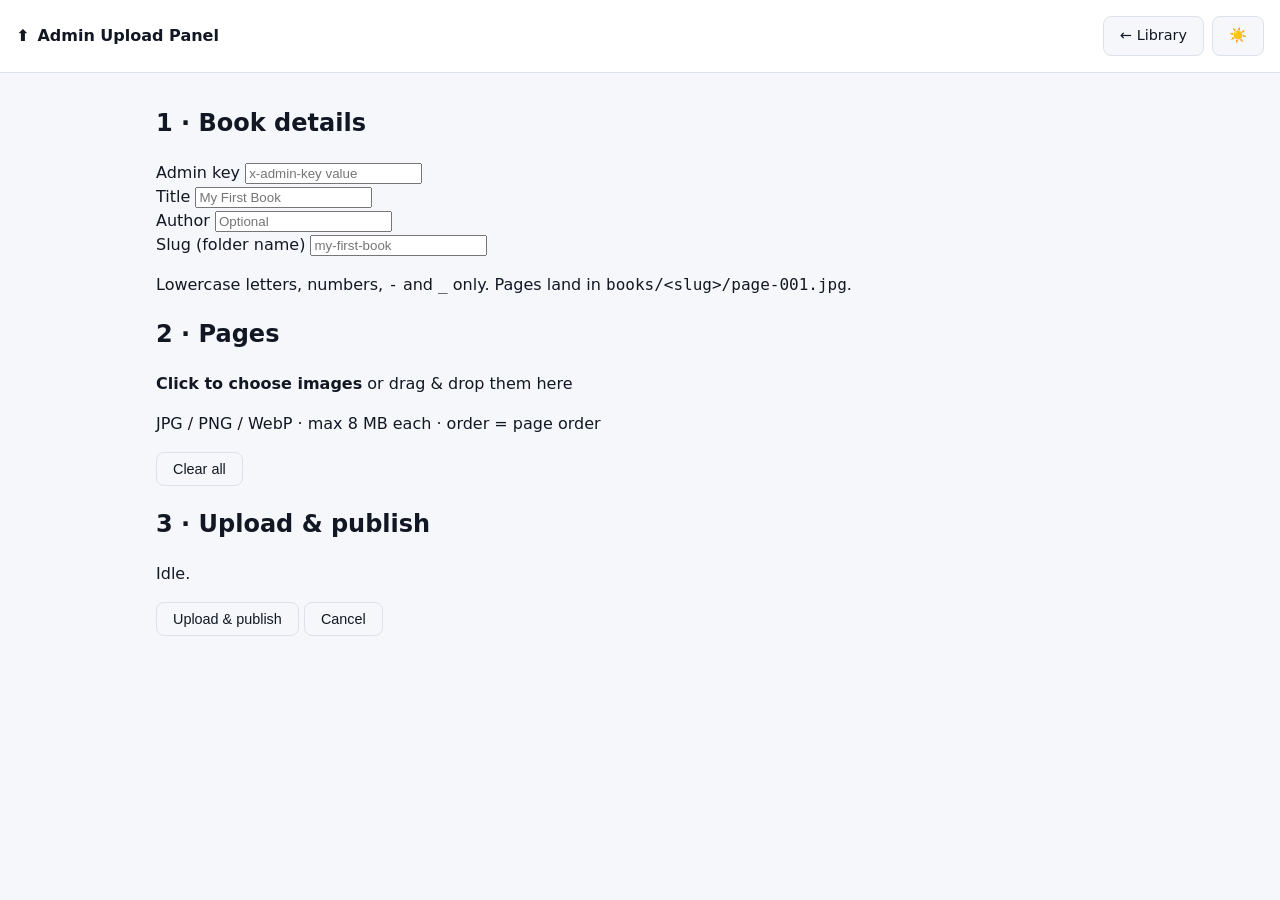
<file: Upload.html>
<!DOCTYPE html>
<html lang="en" data-theme="dark">
<head>
  <meta charset="utf-8">
  <meta name="viewport" content="width=device-width, initial-scale=1">
  <title>Admin Upload Panel</title>
  <meta name="robots" content="noindex, nofollow">
  <link rel="stylesheet" href="style.css">
</head>
<body class="admin">
  <header class="site-header">
    <div class="brand">
      <span class="brand-mark" aria-hidden="true">⬆</span>
      <span class="brand-text">Admin Upload Panel</span>
    </div>
    <div class="header-actions">
      <a class="btn ghost" href="index.html">← Library</a>
      <button id="themeBtn" class="btn ghost" title="Toggle theme" aria-label="Toggle theme">🌙</button>
    </div>
  </header>

  <main class="container admin-grid">

    <!-- 1. Details -->
    <section class="card">
      <h2>1 · Book details</h2>

      <div class="field">
        <label for="adminKey">Admin key</label>
        <input id="adminKey" type="password" autocomplete="off" placeholder="x-admin-key value">
      </div>

      <div class="field">
        <label for="title">Title</label>
        <input id="title" placeholder="My First Book" autocomplete="off">
      </div>

      <div class="field">
        <label for="author">Author</label>
        <input id="author" placeholder="Optional" autocomplete="off">
      </div>

      <div class="field">
        <label for="slug">Slug (folder name)</label>
        <input id="slug" placeholder="my-first-book" pattern="[a-z0-9][a-z0-9\-_]*" autocomplete="off">
        <p class="hint">Lowercase letters, numbers, <code>-</code> and <code>_</code> only.
          Pages land in <code>books/&lt;slug&gt;/page-001.jpg</code>.</p>
      </div>
    </section>

    <!-- 2. Files -->
    <section class="card">
      <h2>2 · Pages</h2>

      <div id="dropzone" class="dropzone" tabindex="0" role="button"
           aria-label="Choose or drop page images">
        <input id="fileInput" type="file" accept="image/*" multiple hidden>
        <p><strong>Click to choose images</strong> or drag &amp; drop them here</p>
        <p class="hint">JPG / PNG / WebP · max 8 MB each · order = page order</p>
      </div>

      <ul id="fileList" class="file-list"></ul>

      <div class="row">
        <button id="clearBtn" class="btn ghost" type="button">Clear all</button>
        <span id="fileSummary" class="hint"></span>
      </div>
    </section>

    <!-- 3. Upload -->
    <section class="card">
      <h2>3 · Upload &amp; publish</h2>

      <div class="progress big"><div id="uploadBar" class="progress-bar"></div></div>
      <p id="uploadStatus" class="hint">Idle.</p>

      <div class="row">
        <button id="uploadBtn" class="btn primary" type="button">Upload &amp; publish</button>
        <button id="cancelBtn" class="btn ghost" type="button" disabled>Cancel</button>
      </div>

      <pre id="log" class="log" aria-live="polite"></pre>
    </section>
  </main>

  <script src="upload.js"></script>
</body>
</html>
</file>
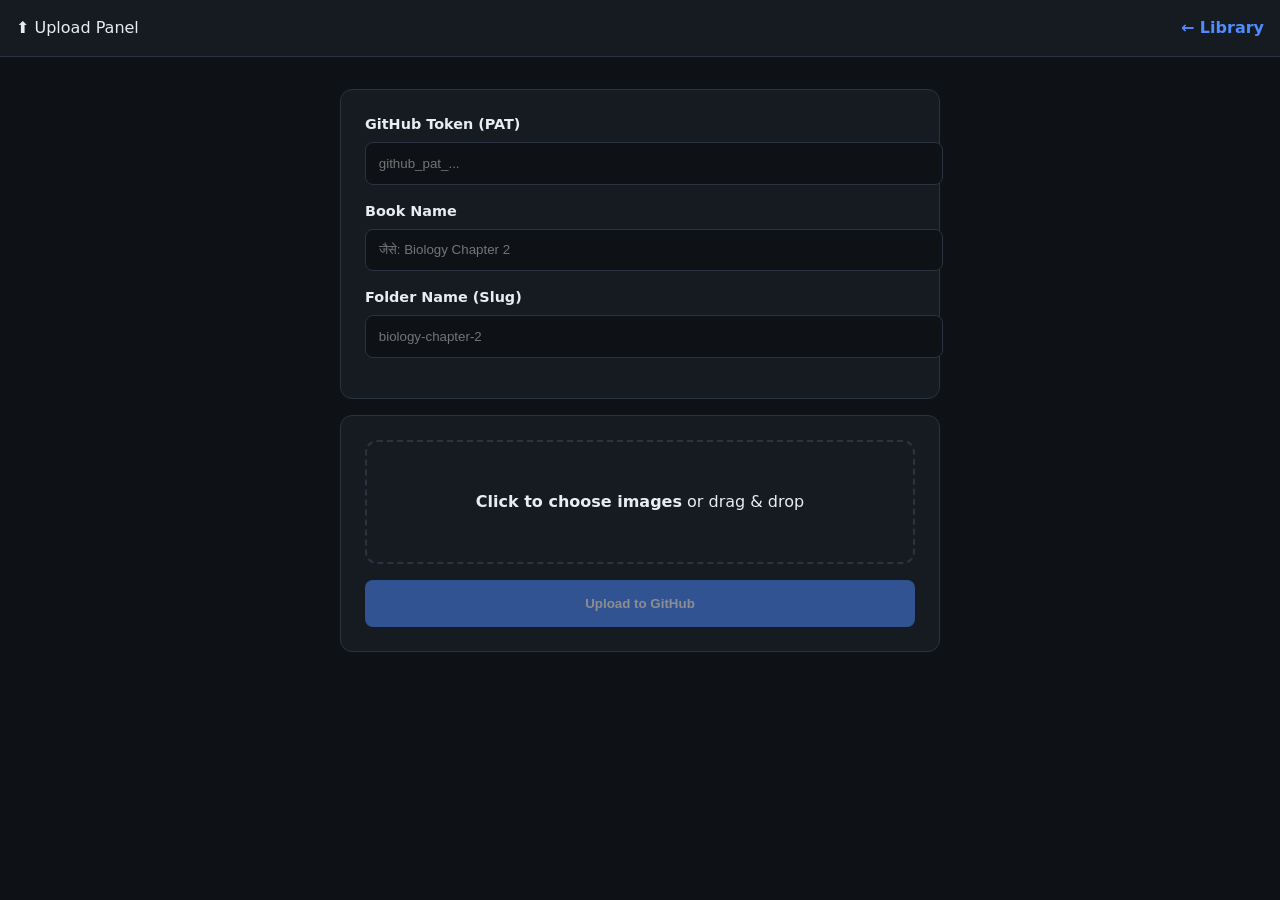
<file: upload.html>
<!DOCTYPE html>
<html lang="en" data-theme="dark">
<head>
  <meta charset="utf-8">
  <meta name="viewport" content="width=device-width, initial-scale=1">
  <title>Upload Panel</title>
  <style>
    :root { --bg:#0e1116; --surface:#161b22; --border:#2a3340; --text:#e6edf3; --muted:#93a1b1; --accent:#4f8cff; --ok:#3fb950; }
    body { margin:0; background:var(--bg); color:var(--text); font:16px/1.5 system-ui,sans-serif; }
    .header { padding:1rem; background:var(--surface); border-bottom:1px solid var(--border); display:flex; justify-content:space-between; }
    .header a { color:var(--accent); text-decoration:none; font-weight:bold; }
    .container { max-width:600px; margin:2rem auto; padding:0 1rem; }
    .card { background:var(--surface); border:1px solid var(--border); border-radius:12px; padding:1.5rem; margin-bottom:1rem; }
    .field { margin-bottom:1rem; }
    label { display:block; margin-bottom:0.4rem; font-size:0.9rem; font-weight:600; }
    input { width:100%; padding:0.8rem; background:var(--bg); border:1px solid var(--border); border-radius:8px; color:var(--text); }
    .dropzone { border:2px dashed var(--border); border-radius:12px; padding:2rem; text-align:center; cursor:pointer; }
    .file-list { list-style:none; padding:0; margin-top:1rem; }
    .file-row { display:flex; gap:1rem; align-items:center; background:var(--bg); padding:0.5rem; border-radius:8px; margin-bottom:0.5rem; }
    .file-row img { width:40px; height:40px; object-fit:cover; border-radius:4px; }
    .btn { width:100%; padding:1rem; border:none; border-radius:8px; background:var(--accent); color:white; font-weight:bold; cursor:pointer; }
    .btn:disabled { opacity:0.5; }
    .log { background:#000; color:#0f0; padding:1rem; border-radius:8px; font-family:monospace; font-size:0.8rem; max-height:200px; overflow:auto; display:none; margin-top:1rem; }
  </style>
</head>
<body>
  <div class="header">
    <div>⬆ Upload Panel</div>
    <a href="index.html">← Library</a>
  </div>
  <div class="container">
    <div class="card">
      <div class="field">
        <label>GitHub Token (PAT)</label>
        <input id="token" type="password" placeholder="github_pat_...">
      </div>
      <div class="field">
        <label>Book Name</label>
        <input id="title" placeholder="जैसे: Biology Chapter 2">
      </div>
      <div class="field">
        <label>Folder Name (Slug)</label>
        <input id="slug" placeholder="biology-chapter-2">
      </div>
    </div>

    <div class="card">
      <div class="dropzone" id="dropzone">
        <input type="file" id="fileInput" accept="image/*" multiple hidden>
        <p><b>Click to choose images</b> or drag & drop</p>
      </div>
      <ul class="file-list" id="fileList"></ul>
      <button class="btn" id="uploadBtn" disabled>Upload to GitHub</button>
      <div class="log" id="log"></div>
    </div>
  </div>

  <script>
    const REPO = 'Studycare1/BiologyGuess';
    const BRANCH = 'main';
    const $ = id => document.getElementById(id);
    let files = [], isUploading = false;

    $('title').oninput = (e) => {
      $('slug').value = e.target.value.toLowerCase().replace(/\s+/g, '-').replace(/[^\w\-]+/g, '');
      checkReady();
    };
    $('token').oninput = checkReady;
    $('slug').oninput = checkReady;

    function checkReady() {
      $('uploadBtn').disabled = !($('token').value.trim() && $('slug').value.trim() && files.length) || isUploading;
    }

    $('dropzone').onclick = () => $('fileInput').click();
    $('fileInput').onchange = (e) => addFiles(e.target.files);
    $('dropzone').ondragover = (e) => { e.preventDefault(); $('dropzone').style.borderColor = '#4f8cff'; };
    $('dropzone').ondragleave = () => $('dropzone').style.borderColor = '';
    $('dropzone').ondrop = (e) => { e.preventDefault(); addFiles(e.dataTransfer.files); };

    function addFiles(list) {
      for (let f of list) {
        if (f.type.startsWith('image/')) files.push({ file: f, url: URL.createObjectURL(f) });
      }
      render();
    }

    function render() {
      $('fileList').innerHTML = files.map((f, i) => `
        <li class="file-row">
          <img src="${f.url}">
          <span style="flex:1;font-size:0.8rem">${i+1}. ${f.file.name}</span>
          <button onclick="files.splice(${i},1);render()" style="background:red;color:white;border:none;border-radius:4px;padding:2px 6px;cursor:pointer">✕</button>
        </li>
      `).join('');
      checkReady();
    }

    function toBase64(f) {
      return new Promise(res => {
        const r = new FileReader();
        r.onload = () => res(r.result.split(',')[1]);
        r.readAsDataURL(f);
      });
    }

    $('uploadBtn').onclick = async () => {
      const token = $('token').value.trim();
      const slug = $('slug').value.trim();
      const title = $('title').value.trim();
      if (!token || !slug || !files.length) return;

      isUploading = true; checkReady();
      $('log').style.display = 'block'; $('log').textContent = '';
      const log = m => { $('log').textContent += m + '\n'; $('log').scrollTop = 9999; };

      const ext = files[0].file.name.split('.').pop().toLowerCase();
      let success = 0;

      for (let i = 0; i < files.length; i++) {
        const fname = `page-${String(i+1).padStart(3,'0')}.${ext}`;
        const path = `books/${slug}/${fname}`;
        log(`⏳ Uploading ${fname}...`);
        try {
          const b64 = await toBase64(files[i].file);
          let sha = null;
          const g = await fetch(`https://api.github.com/repos/${REPO}/contents/${path}`, { headers: { Authorization: `Bearer ${token}` } });
          if (g.ok) sha = (await g.json()).sha;

          const body = { message: `upload ${fname}`, content: b64, branch: BRANCH };
          if (sha) body.sha = sha;

          const res = await fetch(`https://api.github.com/repos/${REPO}/contents/${path}`, {
            method: 'PUT', headers: { Authorization: `Bearer ${token}`, 'Content-Type': 'application/json' }, body: JSON.stringify(body)
          });
          if (!res.ok) throw new Error('Failed');
          log(`✅ ${fname} uploaded`);
          success++;
        } catch (err) { log(`❌ ${fname} failed`); }
      }

      if (success > 0) {
        log(`⏳ Updating index.json...`);
        try {
          const idxPath = 'books/index.json';
          const g = await fetch(`https://api.github.com/repos/${REPO}/contents/${idxPath}`, { headers: { Authorization: `Bearer ${token}` } });
          let idx = { books: [] }, sha = null;
          if (g.ok) {
            const d = await g.json();
            sha = d.sha;
            idx = JSON.parse(decodeURIComponent(escape(atob(d.content.replace(/\n/g, '')))));
          }
          idx.books = idx.books.filter(b => b.slug !== slug);
          idx.books.unshift({ slug, title, pages: success, ext, cover: `books/${slug}/page-001.${ext}` });

          const b64 = btoa(unescape(encodeURIComponent(JSON.stringify(idx, null, 2))));
          const body = { message: `update index`, content: b64, branch: BRANCH };
          if (sha) body.sha = sha;
          await fetch(`https://api.github.com/repos/${REPO}/contents/${idxPath}`, {
            method: 'PUT', headers: { Authorization: `Bearer ${token}`, 'Content-Type': 'application/json' }, body: JSON.stringify(body)
          });
          log(`🎉 SUCCESS! Book added to library.`);
        } catch (err) { log(`❌ Index update failed`); }
      }
      isUploading = false; checkReady();
    };
  </script>
</body>
</html>
</file>
<file: style.css>
:root {
  --bg: #0e1116; --surface: #161b22; --border: #2a3340; --text: #e6edf3;
  --muted: #93a1b1; --accent: #4f8cff; --radius: 14px;
}
[data-theme="light"] {
  --bg: #f5f7fb; --surface: #ffffff; --border: #dbe2ec; --text: #111823; --muted: #5c6b7f;
}
* { box-sizing: border-box; }
body { margin: 0; background: var(--bg); color: var(--text); font: 16px/1.5 system-ui, sans-serif; }
a { color: var(--accent); text-decoration: none; }

.site-header { display: flex; justify-content: space-between; padding: 1rem; background: var(--surface); border-bottom: 1px solid var(--border); }
.brand { font-weight: bold; display: flex; align-items: center; gap: 0.5rem; }
.header-actions { display: flex; gap: 0.5rem; }

.btn { padding: 0.5rem 1rem; border: 1px solid var(--border); border-radius: 8px; background: var(--bg); color: var(--text); cursor: pointer; font-size: 0.9rem; }
.btn:hover { border-color: var(--accent); }

.container { max-width: 1000px; margin: 2rem auto; padding: 0 1rem; }
.status { margin-bottom: 1rem; color: var(--muted); }

.library { display: grid; grid-template-columns: repeat(auto-fill, minmax(150px, 1fr)); gap: 1.5rem; }
.book-card { background: var(--surface); border: 1px solid var(--border); border-radius: var(--radius); overflow: hidden; cursor: pointer; transition: transform 0.2s; }
.book-card:hover { transform: translateY(-5px); border-color: var(--accent); }
.cover { aspect-ratio: 2/3; background: #222; }
.cover img { width: 100%; height: 100%; object-fit: cover; }
.meta { padding: 0.8rem; }
.meta h3 { margin: 0; font-size: 1rem; white-space: nowrap; overflow: hidden; text-overflow: ellipsis; }
.meta p { margin: 0.2rem 0 0; font-size: 0.8rem; color: var(--muted); }

/* Reader */
.reader { position: fixed; inset: 0; z-index: 100; background: var(--bg); display: flex; flex-direction: column; }
.reader-bar { display: flex; justify-content: space-between; padding: 0.5rem 1rem; background: var(--surface); border-bottom: 1px solid var(--border); }
.reader-title { font-weight: bold; }
.page-stage { flex: 1; display: flex; align-items: center; justify-content: center; position: relative; overflow: auto; padding: 1rem; }
.page-image { max-width: 100%; max-height: 100%; object-fit: contain; transition: transform 0.3s; }
.nav-btn { position: absolute; top: 50%; transform: translateY(-50%); background: rgba(0,0,0,0.5); color: white; border: none; font-size: 2rem; padding: 1rem; cursor: pointer; border-radius: 50%; }
.nav-btn:disabled { opacity: 0.2; cursor: not-allowed; }
.prev { left: 1rem; }
.next { right: 1rem; }
.reader-footer { padding: 1rem; background: var(--surface); border-top: 1px solid var(--border); display: flex; align-items: center; gap: 1rem; }
.slider { flex: 1; }
.counter { font-size: 0.9rem; white-space: nowrap; }
</file>
